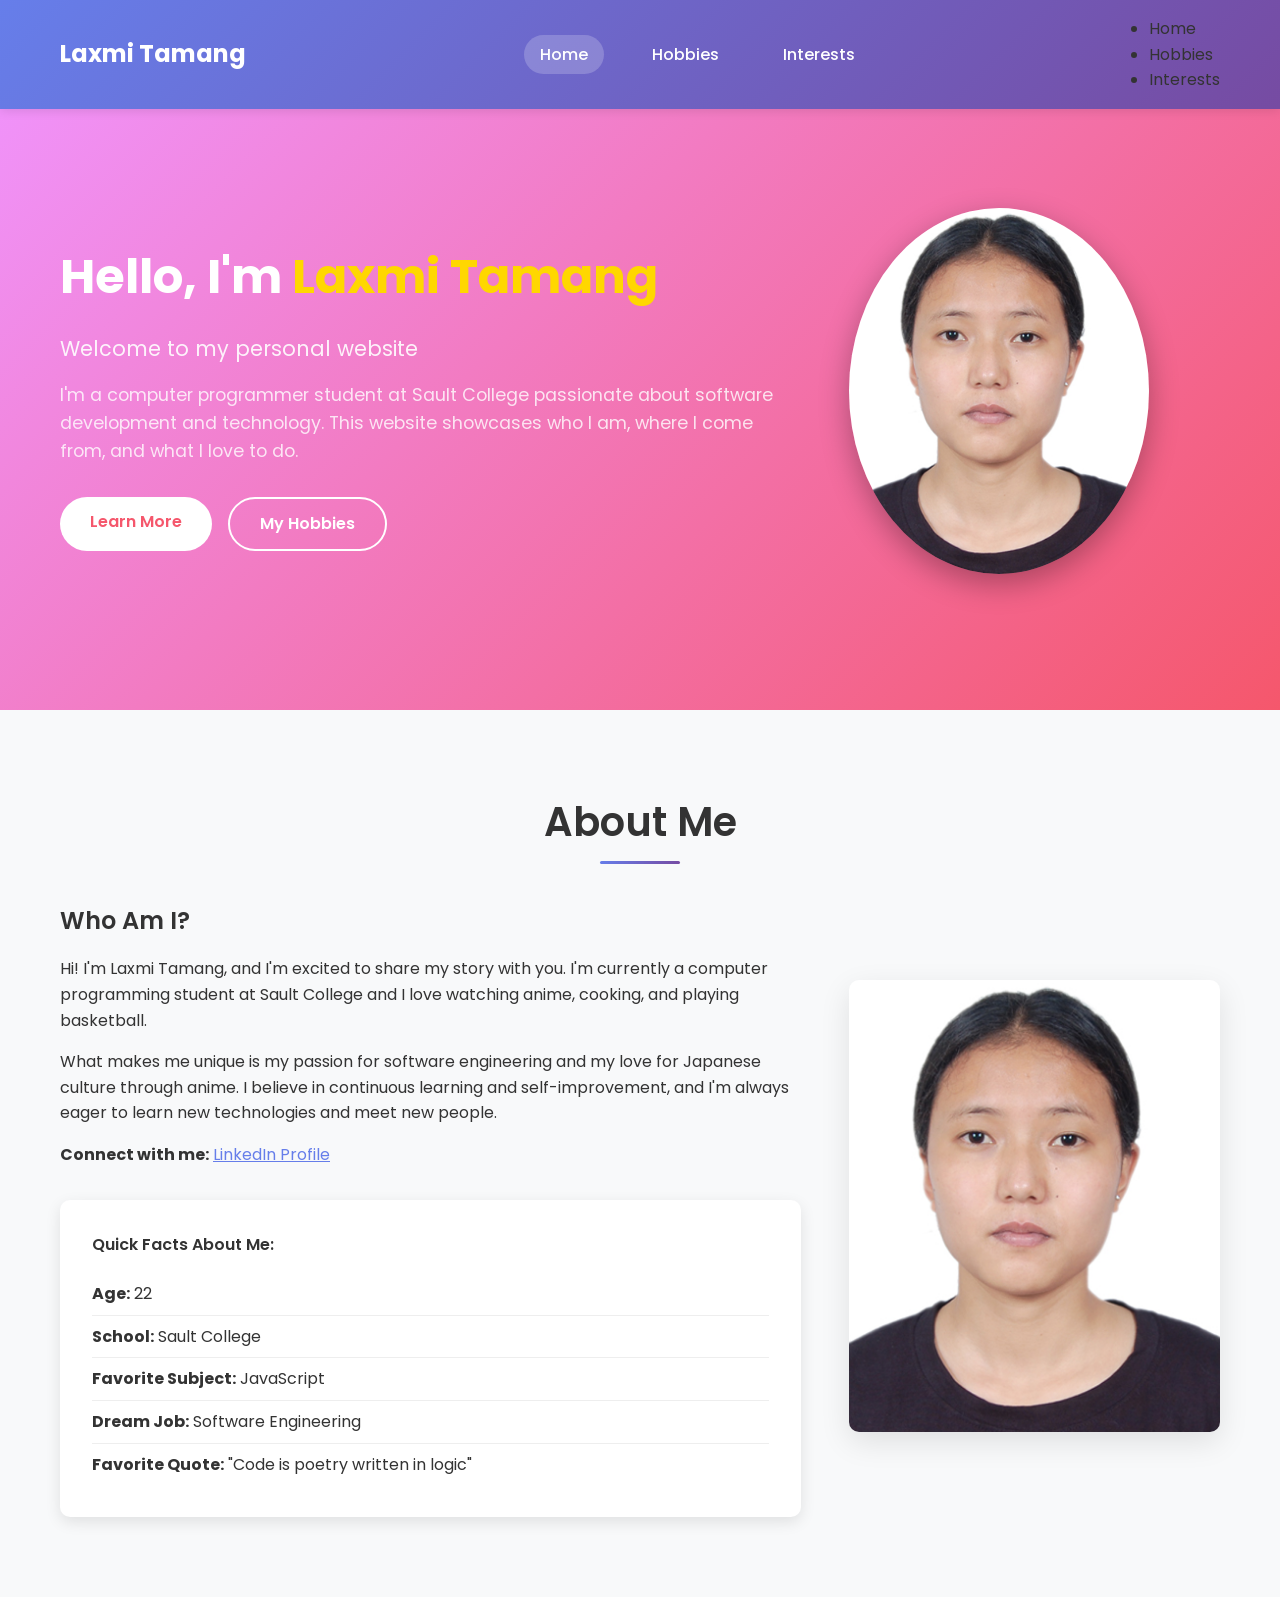
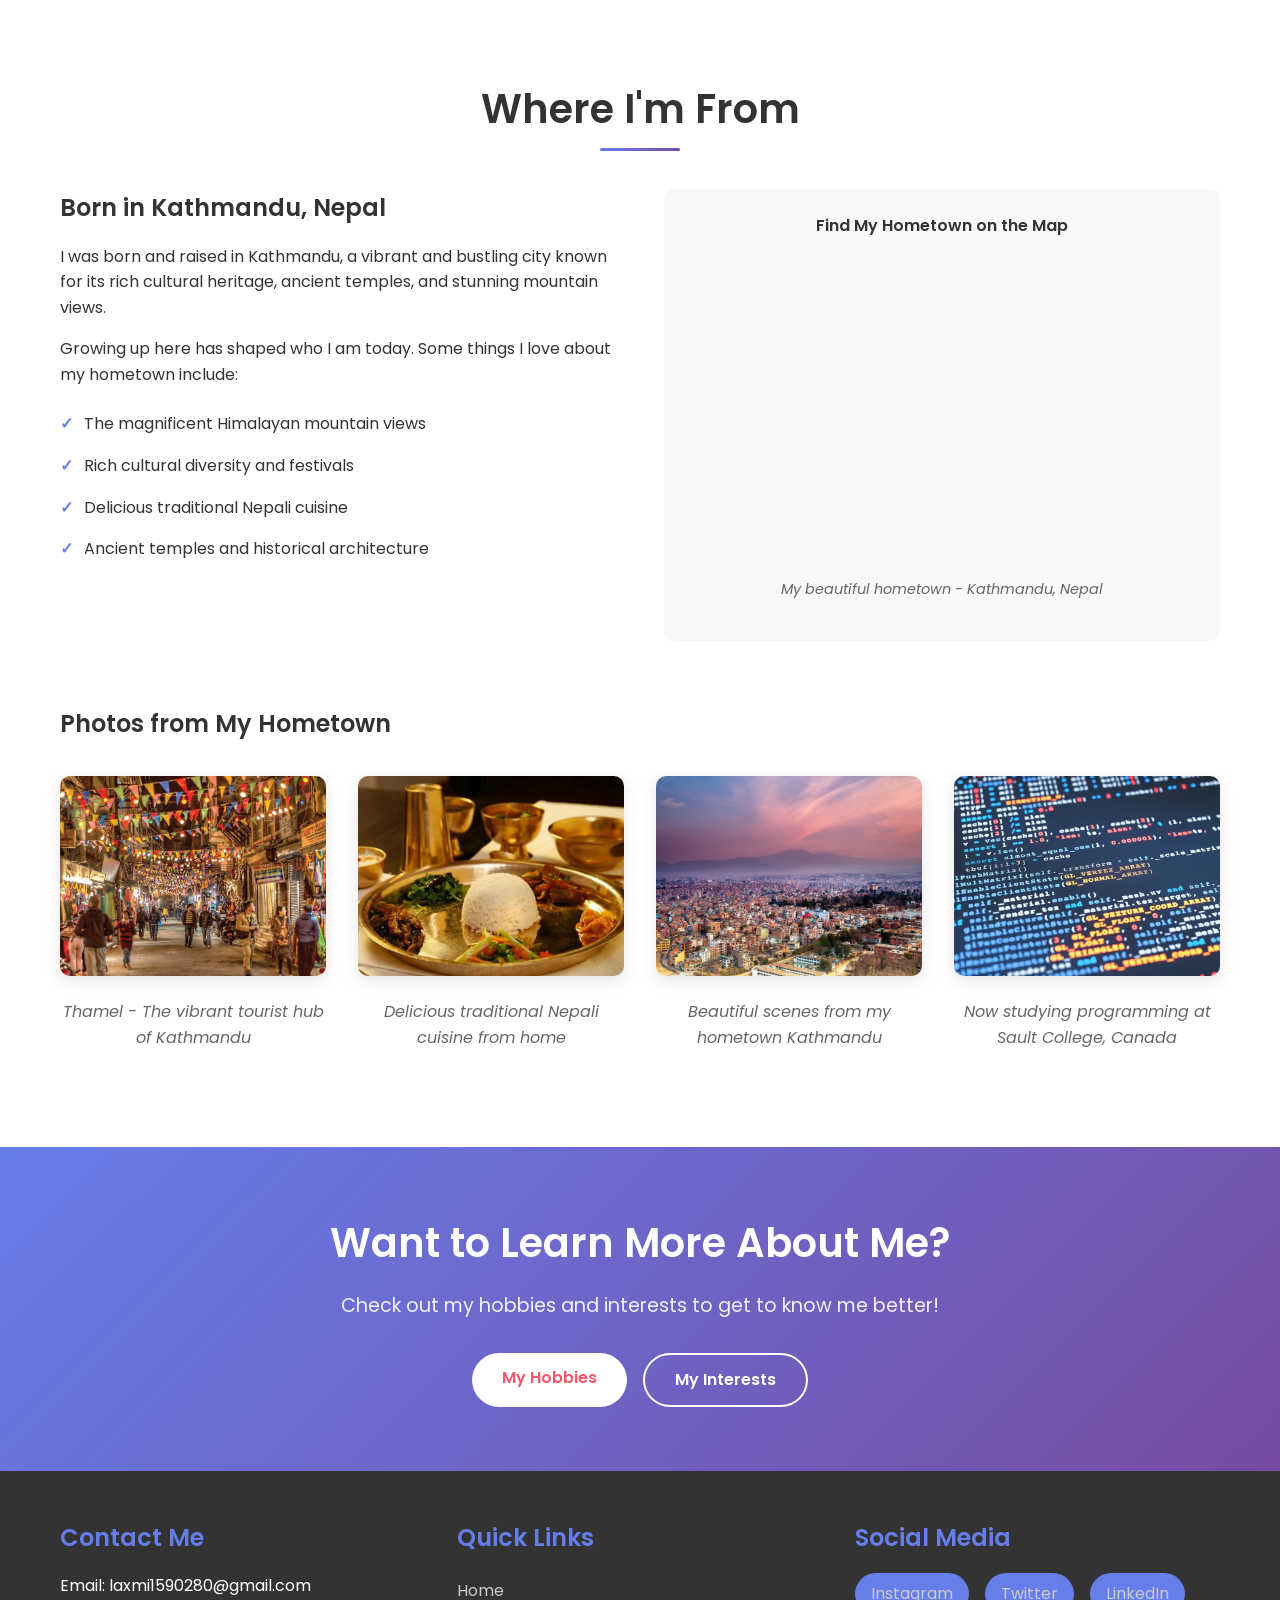
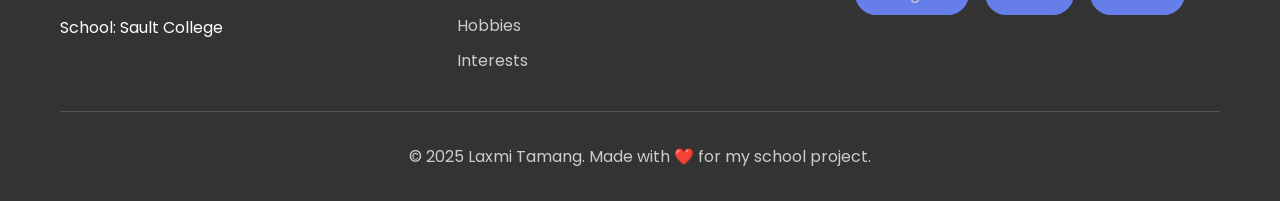
<file: index.html>
<!DOCTYPE html>
<html lang="en">
<head>
    <meta charset="UTF-8">
    <meta name="viewport" content="width=device-width, initial-scale=1.0">
    <title>About Me - Laxmi Tamang</title>
    <link rel="stylesheet" href="styles.css">
    <link href="https://fonts.googleapis.com/css2?family=Poppins:wght@300;400;600;700&display=swap" rel="stylesheet">
</head>
<body>
    <header>
        <nav>
            <div class="nav-container">
                <div class="logo">
                    <h1>Laxmi Tamang</h1>
                </div>
                <ul class="nav-menu">
                    <li><a href="index.html" class="active">Home</a></li>
                    <li><a href="hobbies.html">Hobbies</a></li>
                    <li><a href="interests.html">Interests</a></li>
                </ul>
                <div class="hamburger">
                    <span></span>
                    <span></span>
                    <span></span>
                </div>
            </div>
        </nav>
    </header>

    <main>
        <!-- Hero Section -->
        <section class="hero">
            <div class="container">
                <div class="hero-content">
                    <div class="hero-text">
                        <h1>Hello, I'm <span class="highlight">Laxmi Tamang</span></h1>
                        <p class="hero-subtitle">Welcome to my personal website</p>
                        <p class="hero-description">
                            I'm a computer programmer student at Sault College passionate about software development and technology. 
                            This website showcases who I am, where I come from, and what I love to do.
                        </p>
                        <div class="hero-buttons">
                            <a href="#about" class="btn btn-primary">Learn More</a>
                            <a href="hobbies.html" class="btn btn-secondary">My Hobbies</a>
                        </div>
                    </div>
                    <div class="hero-image">
                        <img src="images/profile.jpg.jpg" alt="Laxmi Tamang" class="profile-img">
                    </div>
                </div>
            </div>
        </section>

        <!-- About Section -->
        <section id="about" class="about">
            <div class="container">
                <h2 class="section-title">About Me</h2>
                <div class="about-content">
                    <div class="about-text">
                        <h3>Who Am I?</h3>
                        <p>
                            Hi! I'm Laxmi Tamang, and I'm excited to share my story with you. 
                            I'm currently a computer programming student at Sault College and I love watching anime, cooking, and playing basketball.
                        </p>
                        <p>
                            What makes me unique is my passion for software engineering and my love for 
                            Japanese culture through anime. I believe in continuous learning and self-improvement, and I'm 
                            always eager to learn new technologies and meet new people.
                        </p>
                        <p>
                            <strong>Connect with me:</strong> 
                            <a href="https://www.linkedin.com/in/laxmi-tamang-b36946311/" target="_blank" style="color: #667eea; text-decoration: underline;">LinkedIn Profile</a>
                        </p>
                        
                        <div class="quick-facts">
                            <h4>Quick Facts About Me:</h4>
                            <ul>
                                <li><strong>Age:</strong> 22</li>
                                <li><strong>School:</strong> Sault College</li>
                                <li><strong>Favorite Subject:</strong> JavaScript</li>
                                <li><strong>Dream Job:</strong> Software Engineering</li>
                                <li><strong>Favorite Quote:</strong> "Code is poetry written in logic"</li>
                            </ul>
                        </div>
                    </div>
                    <div class="about-image">
                        <img src="images/profile.jpg.jpg" alt="More about me" class="about-img">
                    </div>
                </div>
            </div>
        </section>

        <!-- Birthplace Section -->
        <section class="birthplace">
            <div class="container">
                <h2 class="section-title">Where I'm From</h2>
                <div class="birthplace-content">
                    <div class="birthplace-info">
                        <h3>Born in Kathmandu, Nepal</h3>
                        <p>
                            I was born and raised in Kathmandu, a vibrant and bustling city known for its rich cultural heritage, ancient temples, and stunning mountain views.
                        </p>
                        <p>
                            Growing up here has shaped who I am today. Some things I love about my hometown include:
                        </p>
                        <ul class="hometown-features">
                            <li>The magnificent Himalayan mountain views</li>
                            <li>Rich cultural diversity and festivals</li>
                            <li>Delicious traditional Nepali cuisine</li>
                            <li>Ancient temples and historical architecture</li>
                        </ul>
                    </div>
                    
                    <div class="map-container">
                        <h4>Find My Hometown on the Map</h4>
                        <!-- Google Map of Kathmandu, Nepal -->
                        <iframe 
                            src="https://www.google.com/maps/embed?pb=!1m18!1m12!1m3!1d113032.52135417428!2d85.31189450359932!3d27.70895794860771!2m3!1f0!2f0!3f0!3m2!1i1024!2i768!4f13.1!3m3!1m2!1s0x39eb198a307baabf%3A0xb5137c1bf18db1ea!2sKathmandu%2C%20Nepal!5e0!3m2!1sen!2sca!4v1697545200000!5m2!1sen!2sca"
                            width="100%" 
                            height="300" 
                            style="border:0;" 
                            allowfullscreen="" 
                            loading="lazy" 
                            referrerpolicy="no-referrer-when-downgrade">
                        </iframe>
                        <p class="map-note">
                            <em>My beautiful hometown - Kathmandu, Nepal</em>
                        </p>
                    </div>
                </div>

                <!-- Photo Gallery -->
                <div class="photo-gallery">
                    <h3>Photos from My Hometown</h3>
                    <div class="gallery-grid">
                        <div class="gallery-item">
                            <img src="images/thamel.jpg" alt="Thamel, Kathmandu">
                            <p>Thamel - The vibrant tourist hub of Kathmandu</p>
                        </div>
                        <div class="gallery-item">
                            <img src="images/food.jpg" alt="Traditional Nepali food">
                            <p>Delicious traditional Nepali cuisine from home</p>
                        </div>
                        <div class="gallery-item">
                            <img src="images/hometownjpg" alt="Beautiful Kathmandu">
                            <p>Beautiful scenes from my hometown Kathmandu</p>
                        </div>
                        <div class="gallery-item">
                            <img src="images/programming.jpg" alt="My studies in Canada">
                            <p>Now studying programming at Sault College, Canada</p>
                        </div>
                    </div>
                </div>
            </div>
        </section>

        <!-- Call to Action -->
        <section class="cta">
            <div class="container">
                <h2>Want to Learn More About Me?</h2>
                <p>Check out my hobbies and interests to get to know me better!</p>
                <div class="cta-buttons">
                    <a href="hobbies.html" class="btn btn-primary">My Hobbies</a>
                    <a href="interests.html" class="btn btn-secondary">My Interests</a>
                </div>
            </div>
        </section>
    </main>

    <footer>
        <div class="container">
            <div class="footer-content">
                <div class="footer-section">
                    <h3>Contact Me</h3>
                    <p>Email: laxmi1590280@gmail.com</p>
                    <p>School: Sault College</p>
                </div>
                <div class="footer-section">
                    <h3>Quick Links</h3>
                    <ul>
                        <li><a href="index.html">Home</a></li>
                        <li><a href="hobbies.html">Hobbies</a></li>
                        <li><a href="interests.html">Interests</a></li>
                    </ul>
                </div>
                <div class="footer-section">
                    <h3>Social Media</h3>
                    <div class="social-links">
                        <a href="#" class="social-link">Instagram</a>
                        <a href="#" class="social-link">Twitter</a>
                        <a href="#" class="social-link">LinkedIn</a>
                    </div>
                </div>
            </div>
            <div class="footer-bottom">
                <p>&copy; 2025 Laxmi Tamang. Made with ❤️ for my school project.</p>
            </div>
        </div>
    </footer>

    <script src="script.js"></script>
</body>
</html>
</file>
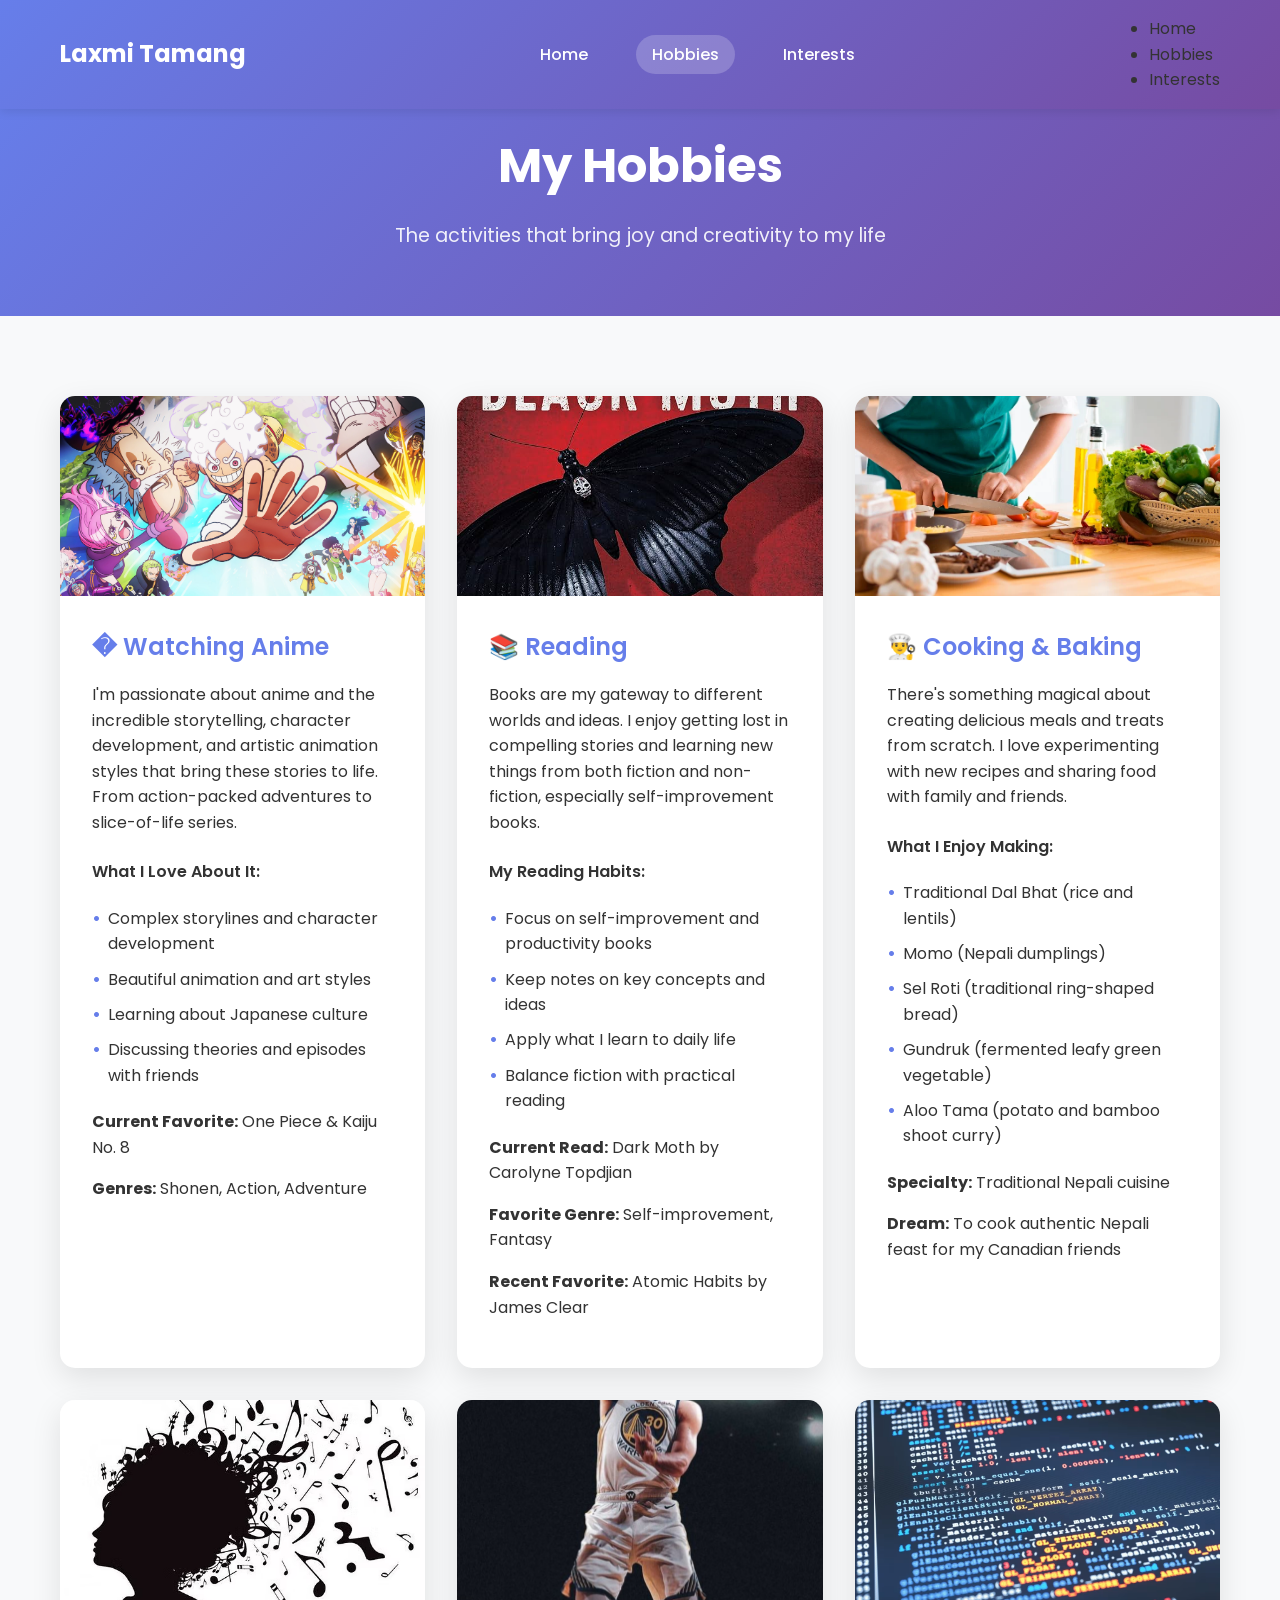
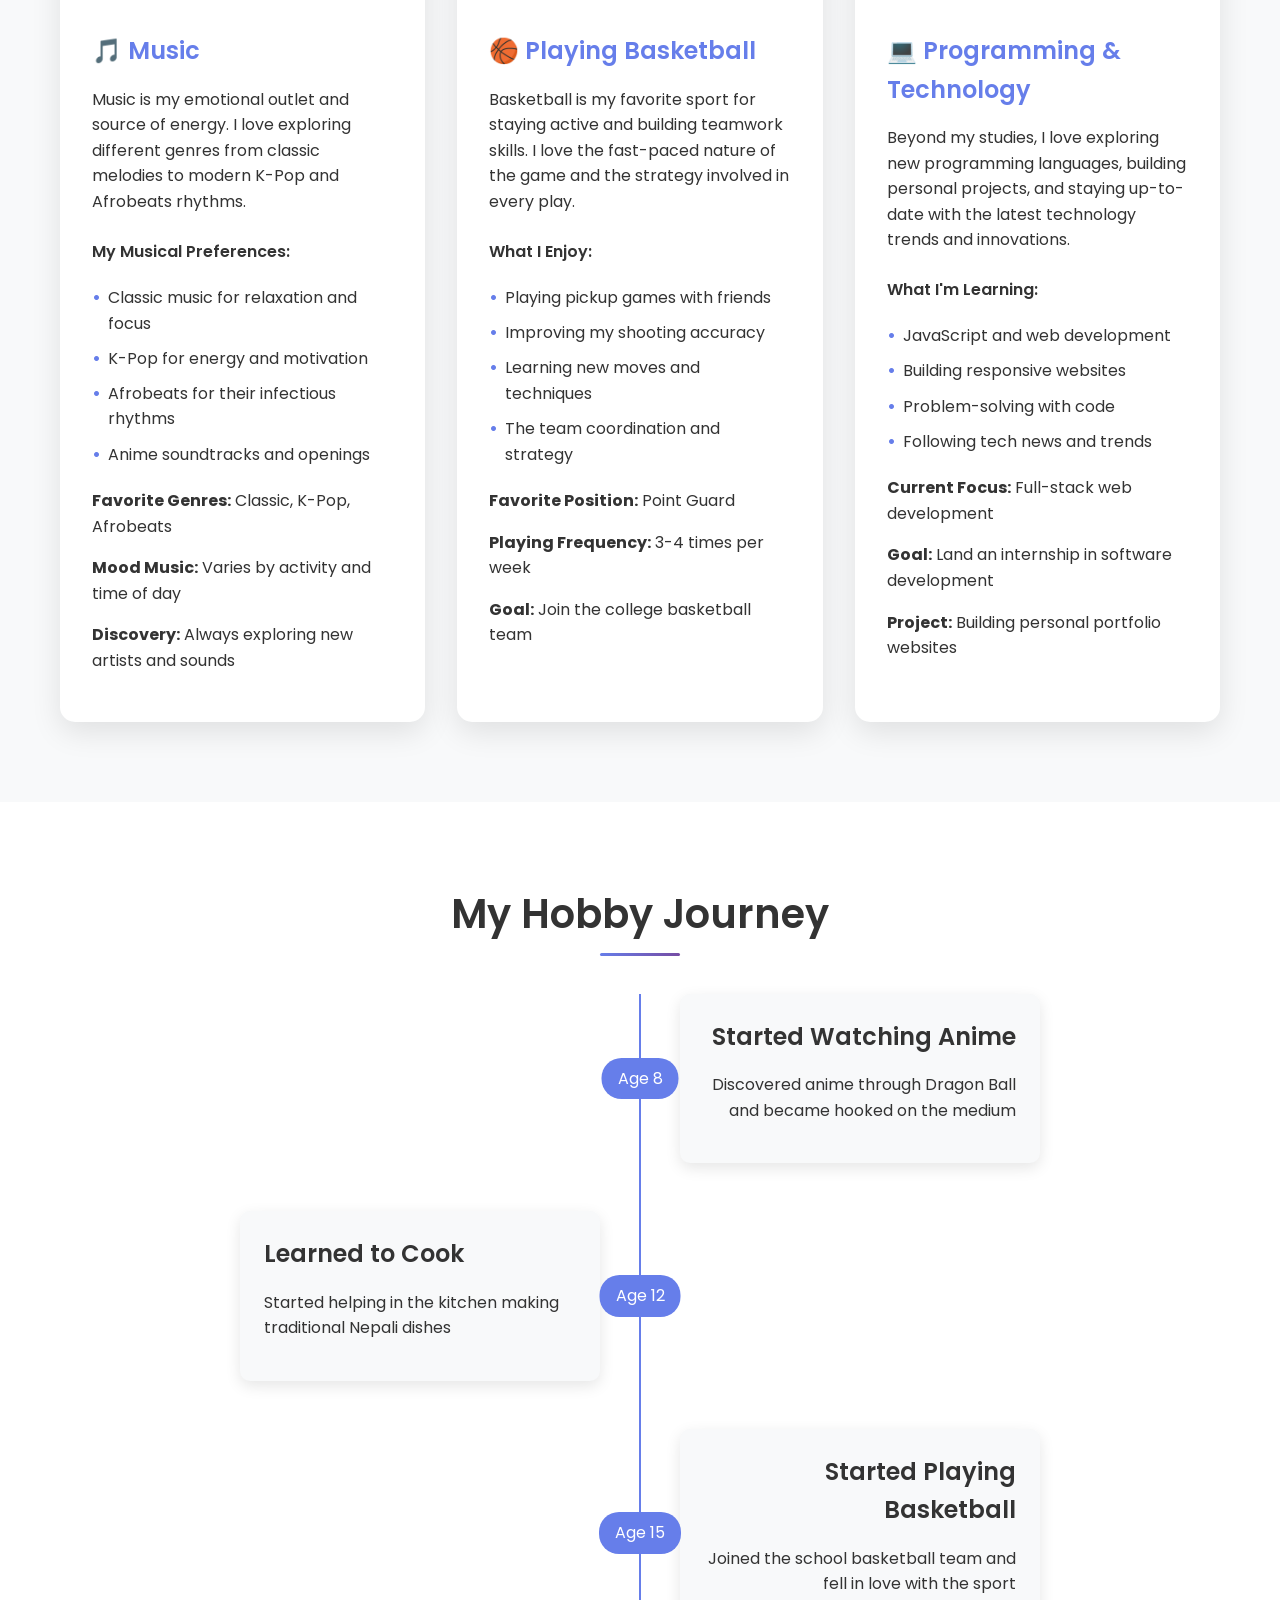
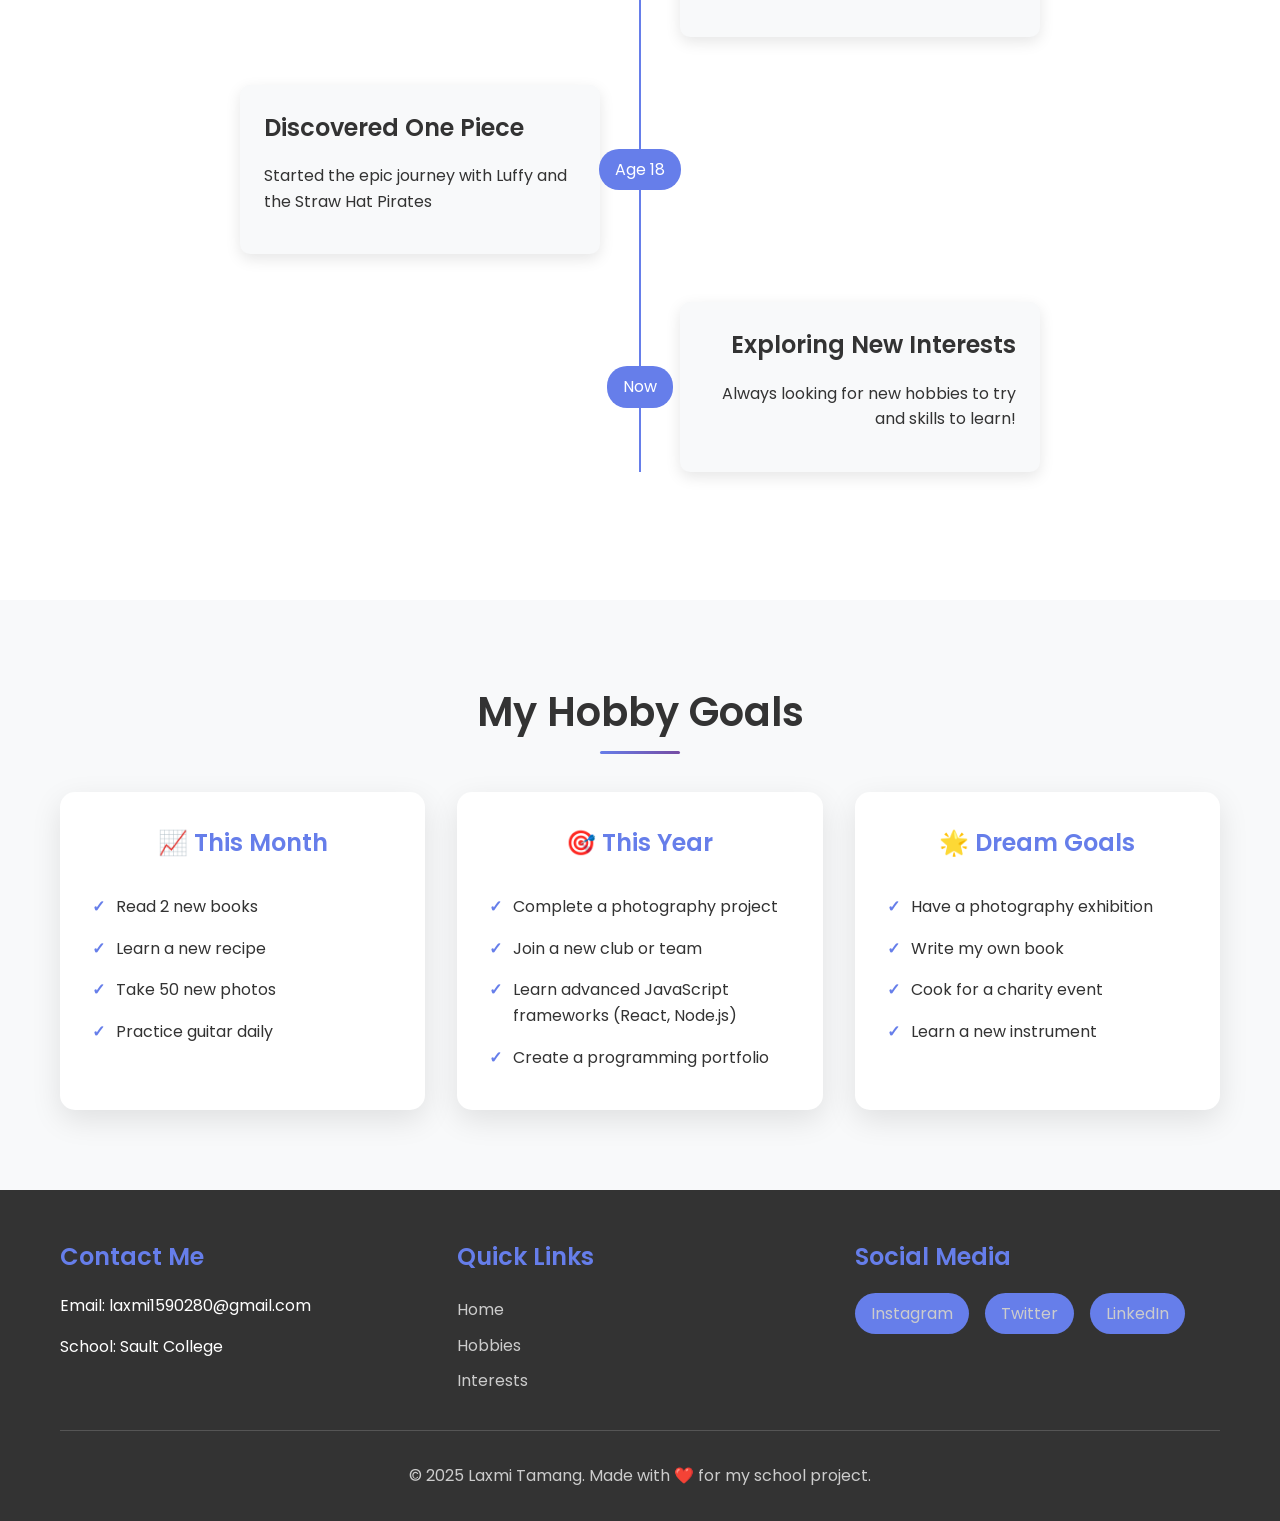
<file: hobbies.html>
<!DOCTYPE html>
<html lang="en">
<head>
    <meta charset="UTF-8">
    <meta name="viewport" content="width=device-width, initial-scale=1.0">
    <title>My Hobbies - Laxmi Tamang</title>
    <link rel="stylesheet" href="styles.css">
    <link href="https://fonts.googleapis.com/css2?family=Poppins:wght@300;400;600;700&display=swap" rel="stylesheet">
</head>
<body>
    <header>
        <nav>
            <div class="nav-container">
                <div class="logo">
                    <h1>Laxmi Tamang</h1>
                </div>
                <ul class="nav-menu">
                    <li><a href="index.html">Home</a></li>
                    <li><a href="hobbies.html" class="active">Hobbies</a></li>
                    <li><a href="interests.html">Interests</a></li>
                </ul>
                <div class="hamburger">
                    <span></span>
                    <span></span>
                    <span></span>
                </div>
            </div>
        </nav>
    </header>

    <main>
        <!-- Page Header -->
        <section class="page-header">
            <div class="container">
                <h1>My Hobbies</h1>
                <p>The activities that bring joy and creativity to my life</p>
            </div>
        </section>

        <!-- Hobbies Grid -->
        <section class="hobbies-section">
            <div class="container">
                <div class="hobbies-grid">
                    
                    <!-- Hobby 1: Watching Anime -->
                    <div class="hobby-card">
                        <div class="hobby-image">
                            <img src="images/anime.jpg.png" alt="Watching anime hobby">
                        </div>
                        <div class="hobby-content">
                            <h3>� Watching Anime</h3>
                            <p>
                                I'm passionate about anime and the incredible storytelling, 
                                character development, and artistic animation styles that bring 
                                these stories to life. From action-packed adventures to slice-of-life series.
                            </p>
                            <div class="hobby-details">
                                <h4>What I Love About It:</h4>
                                <ul>
                                    <li>Complex storylines and character development</li>
                                    <li>Beautiful animation and art styles</li>
                                    <li>Learning about Japanese culture</li>
                                    <li>Discussing theories and episodes with friends</li>
                                </ul>
                                <p><strong>Current Favorite:</strong> One Piece & Kaiju No. 8</p>
                                <p><strong>Genres:</strong> Shonen, Action, Adventure</p>
                            </div>
                        </div>
                    </div>

                    <!-- Hobby 2: Reading -->
                    <div class="hobby-card">
                        <div class="hobby-image">
                            <img src="images/books.jpg.png" alt="Reading books">
                        </div>
                        <div class="hobby-content">
                            <h3>📚 Reading</h3>
                            <p>
                                Books are my gateway to different worlds and ideas. I enjoy 
                                getting lost in compelling stories and learning new things 
                                from both fiction and non-fiction, especially self-improvement books.
                            </p>
                            <div class="hobby-details">
                                <h4>My Reading Habits:</h4>
                                <ul>
                                    <li>Focus on self-improvement and productivity books</li>
                                    <li>Keep notes on key concepts and ideas</li>
                                    <li>Apply what I learn to daily life</li>
                                    <li>Balance fiction with practical reading</li>
                                </ul>
                                <p><strong>Current Read:</strong> Dark Moth by Carolyne Topdjian</p>
                                <p><strong>Favorite Genre:</strong> Self-improvement, Fantasy</p>
                                <p><strong>Recent Favorite:</strong> Atomic Habits by James Clear</p>
                            </div>
                        </div>
                    </div>

                    <!-- Hobby 3: Cooking/Baking -->
                    <div class="hobby-card">
                        <div class="hobby-image">
                            <img src="images/cooking.jpg.jpg" alt="Cooking and baking">
                        </div>
                        <div class="hobby-content">
                            <h3>👨‍🍳 Cooking & Baking</h3>
                            <p>
                                There's something magical about creating delicious meals and 
                                treats from scratch. I love experimenting with new recipes 
                                and sharing food with family and friends.
                            </p>
                            <div class="hobby-details">
                                <h4>What I Enjoy Making:</h4>
                                <ul>
                                    <li>Traditional Dal Bhat (rice and lentils)</li>
                                    <li>Momo (Nepali dumplings)</li>
                                    <li>Sel Roti (traditional ring-shaped bread)</li>
                                    <li>Gundruk (fermented leafy green vegetable)</li>
                                    <li>Aloo Tama (potato and bamboo shoot curry)</li>
                                </ul>
                                <p><strong>Specialty:</strong> Traditional Nepali cuisine</p>
                                <p><strong>Dream:</strong> To cook authentic Nepali feast for my Canadian friends</p>
                            </div>
                        </div>
                    </div>

                    <!-- Hobby 4: Music -->
                    <div class="hobby-card">
                        <div class="hobby-image">
                            <img src="images/music.jpg" alt="Listening to music">
                        </div>
                        <div class="hobby-content">
                            <h3>🎵 Music</h3>
                            <p>
                                Music is my emotional outlet and source of energy. I love 
                                exploring different genres from classic melodies to modern 
                                K-Pop and Afrobeats rhythms.
                            </p>
                            <div class="hobby-details">
                                <h4>My Musical Preferences:</h4>
                                <ul>
                                    <li>Classic music for relaxation and focus</li>
                                    <li>K-Pop for energy and motivation</li>
                                    <li>Afrobeats for their infectious rhythms</li>
                                    <li>Anime soundtracks and openings</li>
                                </ul>
                                <p><strong>Favorite Genres:</strong> Classic, K-Pop, Afrobeats</p>
                                <p><strong>Mood Music:</strong> Varies by activity and time of day</p>
                                <p><strong>Discovery:</strong> Always exploring new artists and sounds</p>
                            </div>
                        </div>
                    </div>

                    <!-- Hobby 5: Playing Basketball -->
                    <div class="hobby-card">
                        <div class="hobby-image">
                            <img src="images/basketball.jpg.png" alt="Playing basketball">
                        </div>
                        <div class="hobby-content">
                            <h3>🏀 Playing Basketball</h3>
                            <p>
                                Basketball is my favorite sport for staying active and building 
                                teamwork skills. I love the fast-paced nature of the game 
                                and the strategy involved in every play.
                            </p>
                            <div class="hobby-details">
                                <h4>What I Enjoy:</h4>
                                <ul>
                                    <li>Playing pickup games with friends</li>
                                    <li>Improving my shooting accuracy</li>
                                    <li>Learning new moves and techniques</li>
                                    <li>The team coordination and strategy</li>
                                </ul>
                                <p><strong>Favorite Position:</strong> Point Guard</p>
                                <p><strong>Playing Frequency:</strong> 3-4 times per week</p>
                                <p><strong>Goal:</strong> Join the college basketball team</p>
                            </div>
                        </div>
                    </div>

                    <!-- Hobby 6: Programming & Technology -->
                    <div class="hobby-card">
                        <div class="hobby-image">
                            <img src="images/programming.jpg" alt="Programming and coding">
                        </div>
                        <div class="hobby-content">
                            <h3>💻 Programming & Technology</h3>
                            <p>
                                Beyond my studies, I love exploring new programming languages, 
                                building personal projects, and staying up-to-date with the 
                                latest technology trends and innovations.
                            </p>
                            <div class="hobby-details">
                                <h4>What I'm Learning:</h4>
                                <ul>
                                    <li>JavaScript and web development</li>
                                    <li>Building responsive websites</li>
                                    <li>Problem-solving with code</li>
                                    <li>Following tech news and trends</li>
                                </ul>
                                <p><strong>Current Focus:</strong> Full-stack web development</p>
                                <p><strong>Goal:</strong> Land an internship in software development</p>
                                <p><strong>Project:</strong> Building personal portfolio websites</p>
                            </div>
                        </div>
                    </div>

                </div>
            </div>
        </section>

        <!-- Hobby Timeline -->
        <section class="hobby-timeline">
            <div class="container">
                <h2 class="section-title">My Hobby Journey</h2>
                <div class="timeline">
                    <div class="timeline-item">
                        <div class="timeline-date">Age 8</div>
                        <div class="timeline-content">
                            <h3>Started Watching Anime</h3>
                            <p>Discovered anime through Dragon Ball and became hooked on the medium</p>
                        </div>
                    </div>
                    <div class="timeline-item">
                        <div class="timeline-date">Age 12</div>
                        <div class="timeline-content">
                            <h3>Learned to Cook</h3>
                            <p>Started helping in the kitchen making traditional Nepali dishes</p>
                        </div>
                    </div>
                    <div class="timeline-item">
                        <div class="timeline-date">Age 15</div>
                        <div class="timeline-content">
                            <h3>Started Playing Basketball</h3>
                            <p>Joined the school basketball team and fell in love with the sport</p>
                        </div>
                    </div>
                    <div class="timeline-item">
                        <div class="timeline-date">Age 18</div>
                        <div class="timeline-content">
                            <h3>Discovered One Piece</h3>
                            <p>Started the epic journey with Luffy and the Straw Hat Pirates</p>
                        </div>
                    </div>
                    <div class="timeline-item">
                        <div class="timeline-date">Now</div>
                        <div class="timeline-content">
                            <h3>Exploring New Interests</h3>
                            <p>Always looking for new hobbies to try and skills to learn!</p>
                        </div>
                    </div>
                </div>
            </div>
        </section>

        <!-- Goals Section -->
        <section class="hobby-goals">
            <div class="container">
                <h2 class="section-title">My Hobby Goals</h2>
                <div class="goals-grid">
                    <div class="goal-card">
                        <h3>📈 This Month</h3>
                        <ul>
                            <li>Read 2 new books</li>
                            <li>Learn a new recipe</li>
                            <li>Take 50 new photos</li>
                            <li>Practice guitar daily</li>
                        </ul>
                    </div>
                    <div class="goal-card">
                        <h3>🎯 This Year</h3>
                        <ul>
                            <li>Complete a photography project</li>
                            <li>Join a new club or team</li>
                            <li>Learn advanced JavaScript frameworks (React, Node.js)</li>
                            <li>Create a programming portfolio</li>
                        </ul>
                    </div>
                    <div class="goal-card">
                        <h3>🌟 Dream Goals</h3>
                        <ul>
                            <li>Have a photography exhibition</li>
                            <li>Write my own book</li>
                            <li>Cook for a charity event</li>
                            <li>Learn a new instrument</li>
                        </ul>
                    </div>
                </div>
            </div>
        </section>
    </main>

    <footer>
        <div class="container">
            <div class="footer-content">
                <div class="footer-section">
                    <h3>Contact Me</h3>
                    <p>Email: laxmi1590280@gmail.com</p>
                    <p>School: Sault College</p>
                </div>
                <div class="footer-section">
                    <h3>Quick Links</h3>
                    <ul>
                        <li><a href="index.html">Home</a></li>
                        <li><a href="hobbies.html">Hobbies</a></li>
                        <li><a href="interests.html">Interests</a></li>
                    </ul>
                </div>
                <div class="footer-section">
                    <h3>Social Media</h3>
                    <div class="social-links">
                        <a href="#" class="social-link">Instagram</a>
                        <a href="#" class="social-link">Twitter</a>
                        <a href="#" class="social-link">LinkedIn</a>
                    </div>
                </div>
            </div>
            <div class="footer-bottom">
                <p>&copy; 2025 Laxmi Tamang. Made with ❤️ for my school project.</p>
            </div>
        </div>
    </footer>

    <script src="script.js"></script>
</body>
</html>
</file>
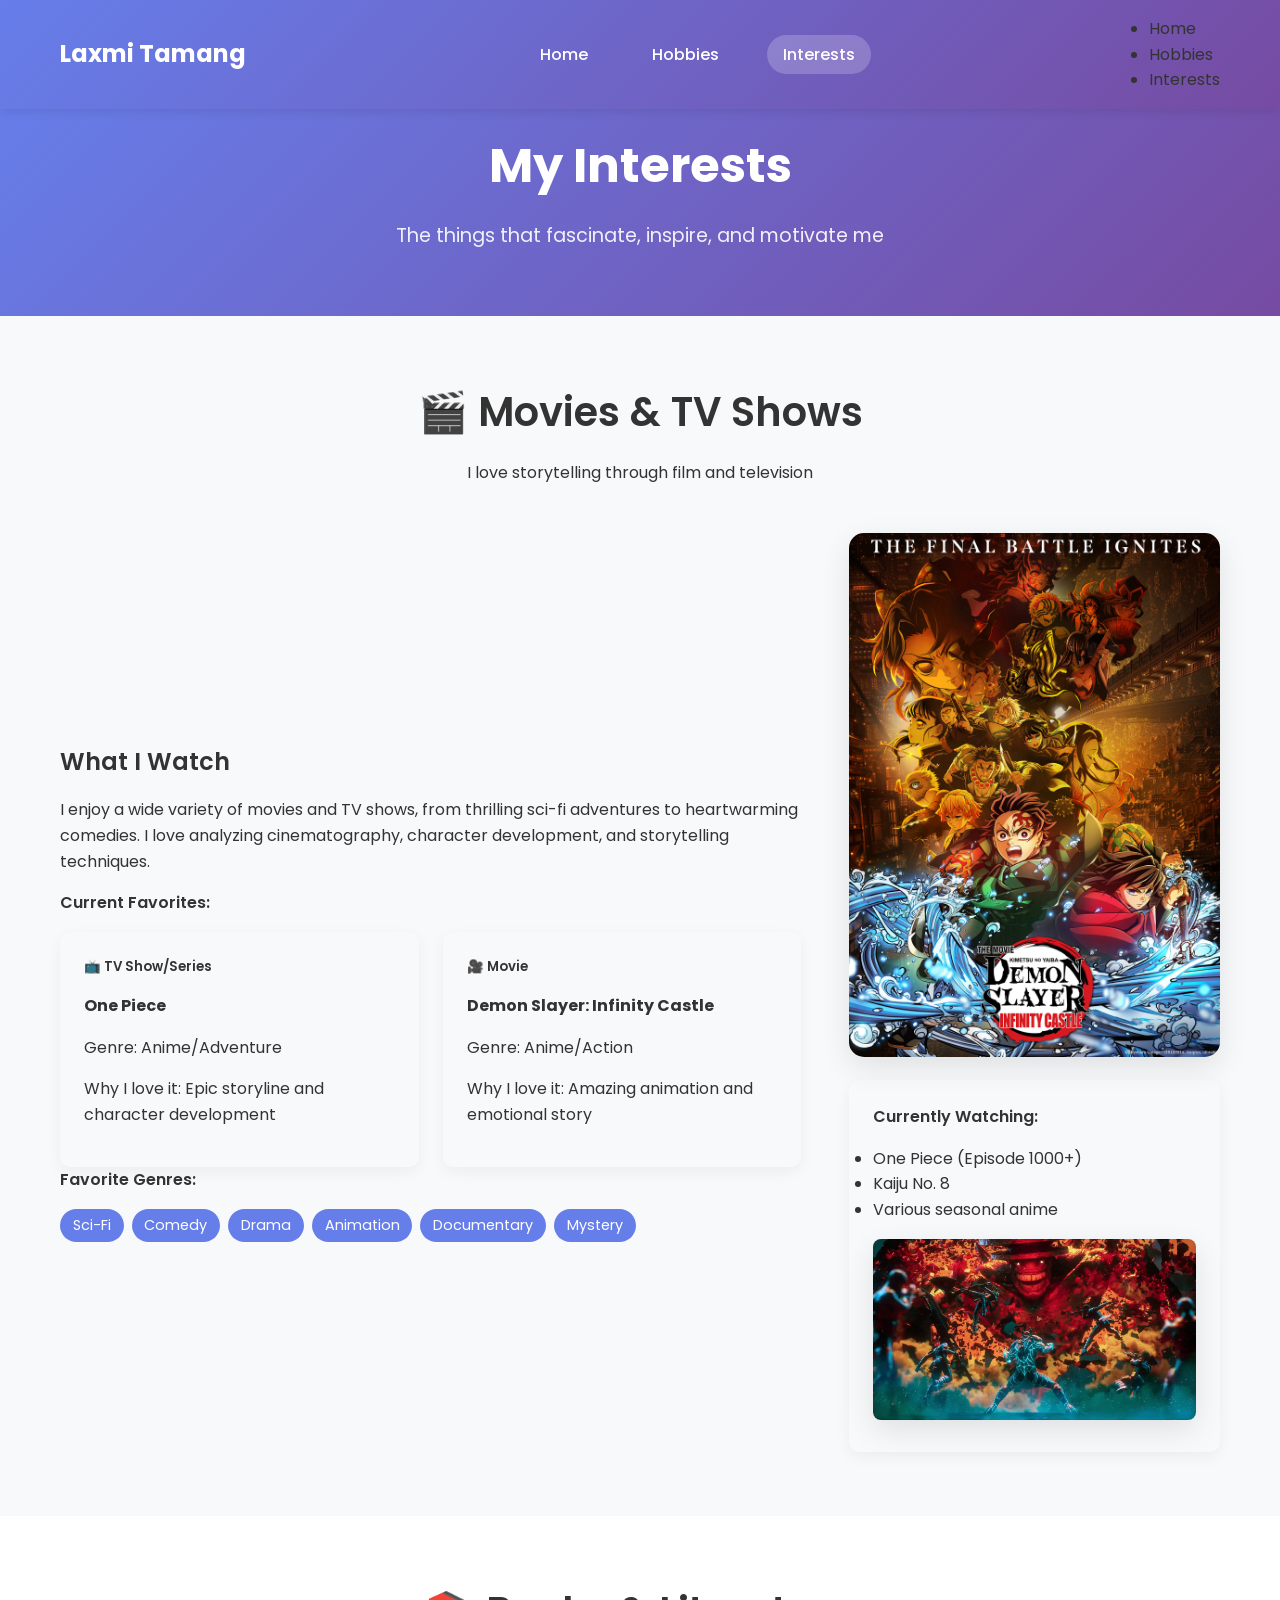
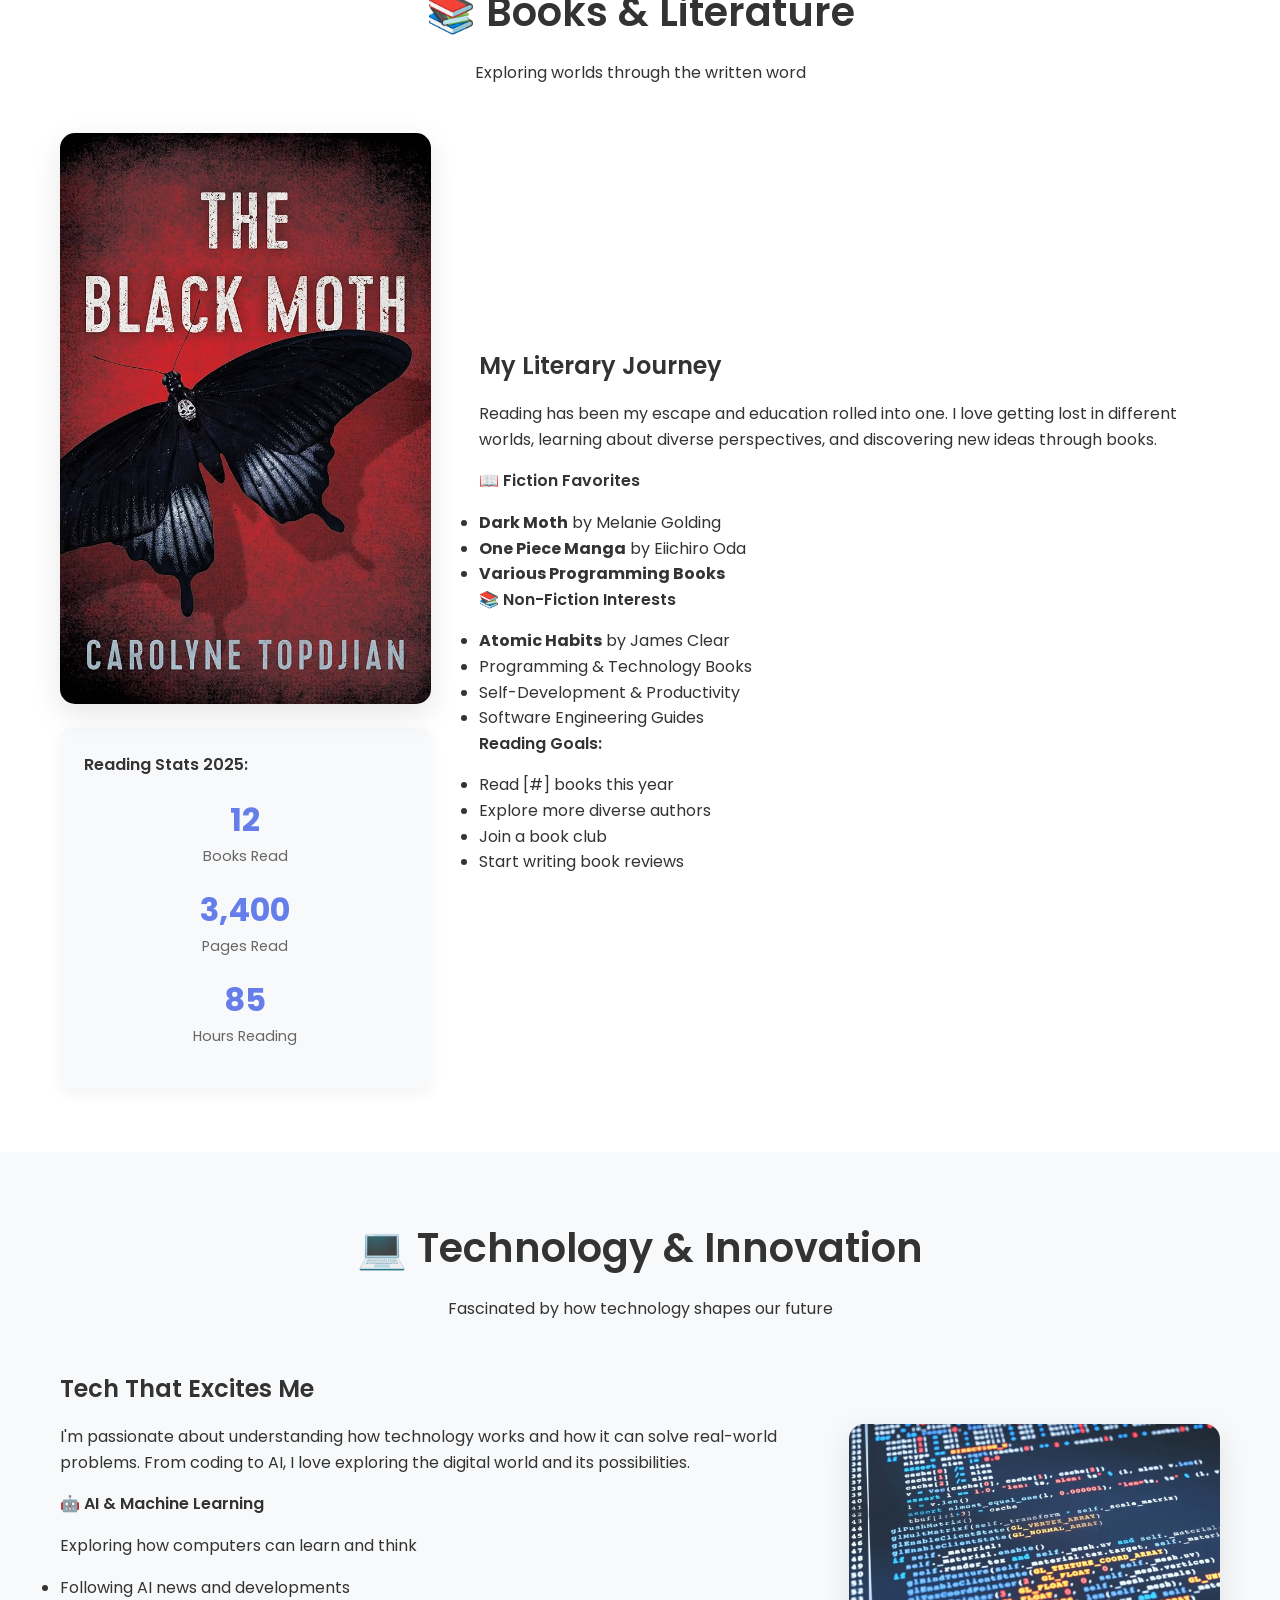
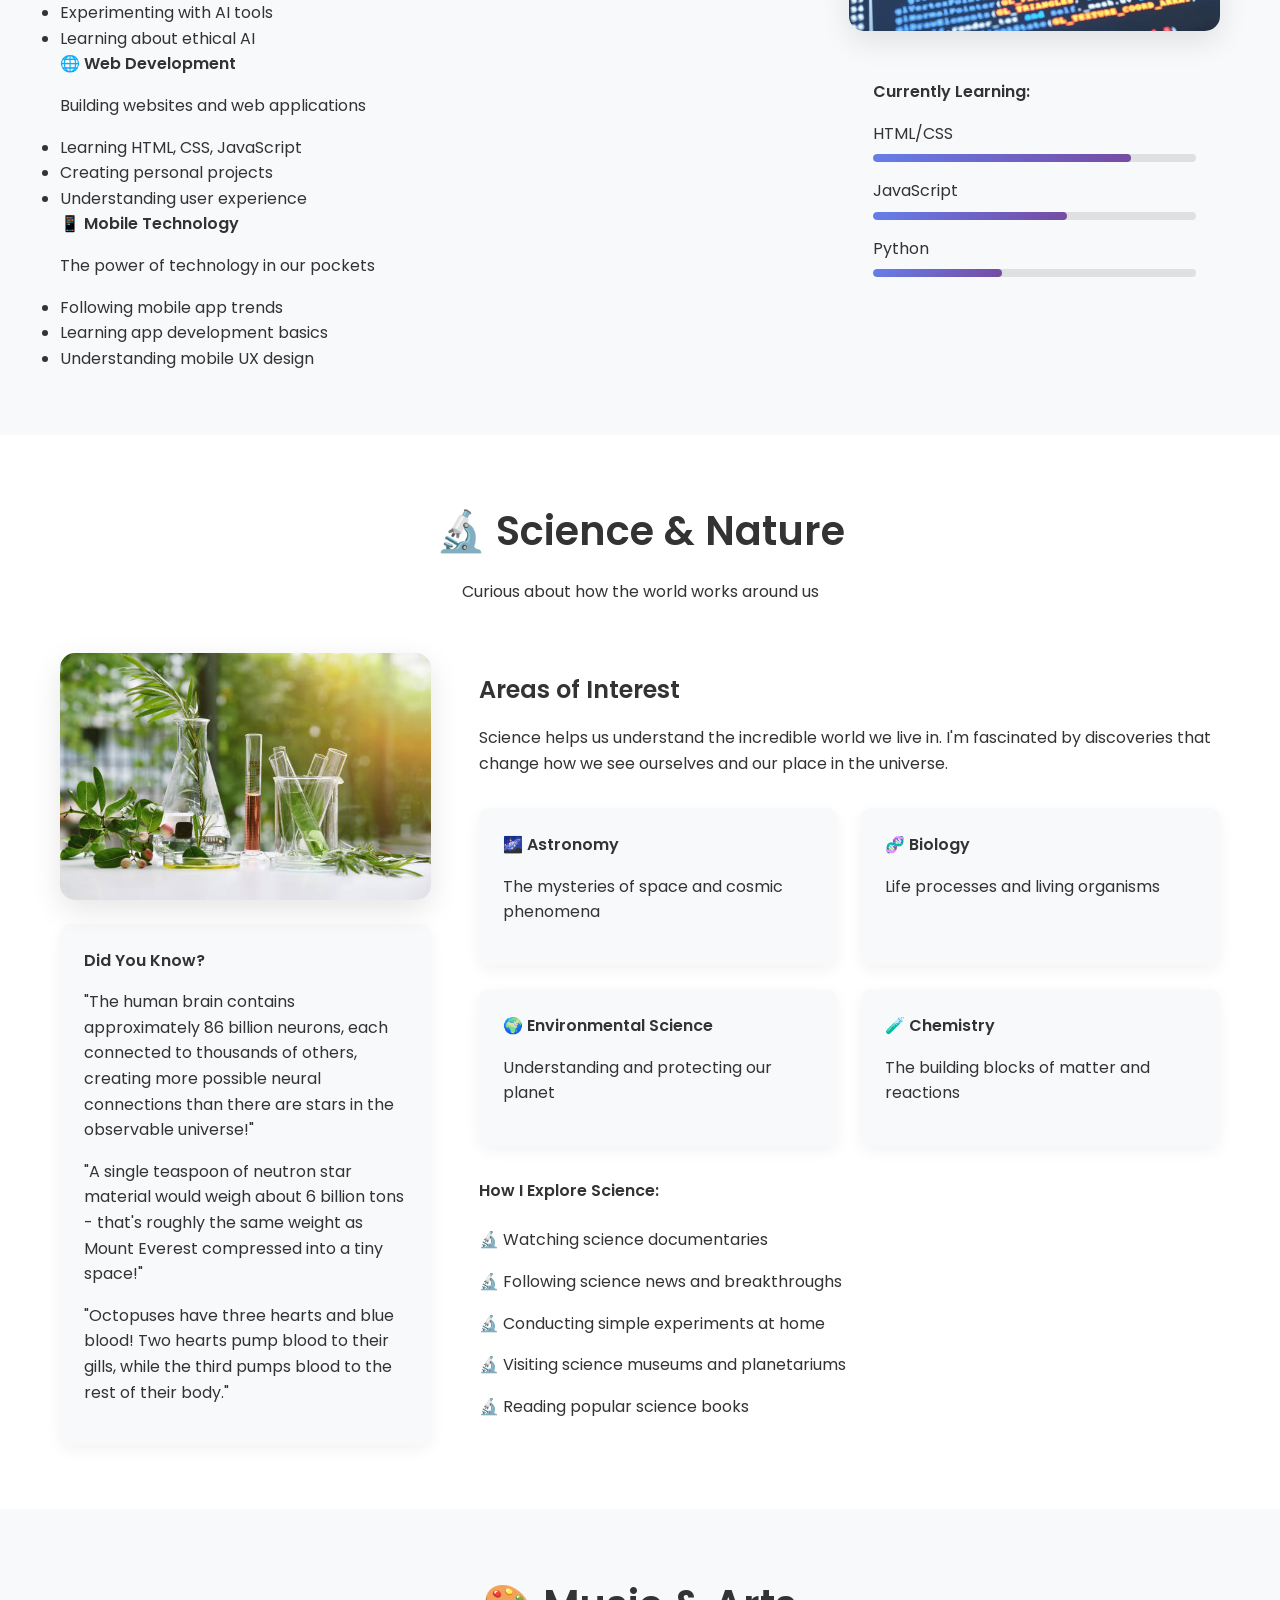
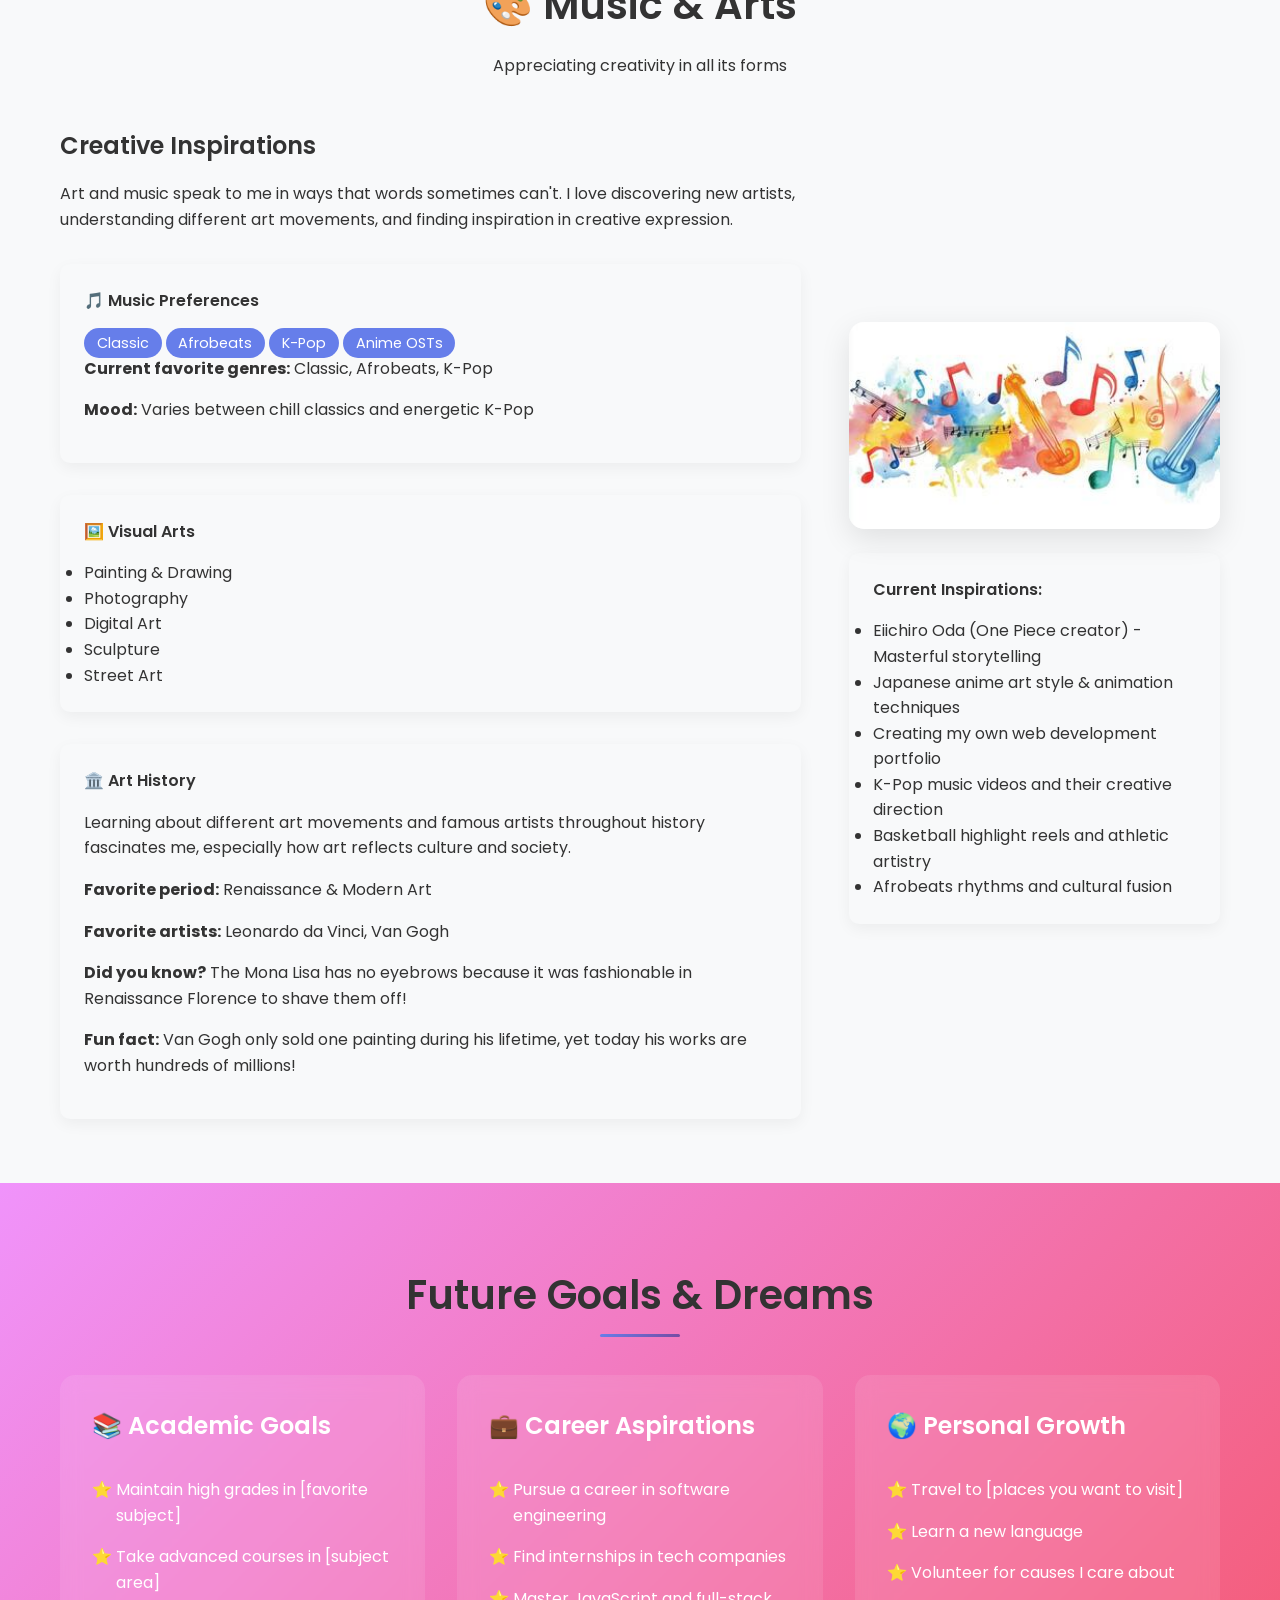
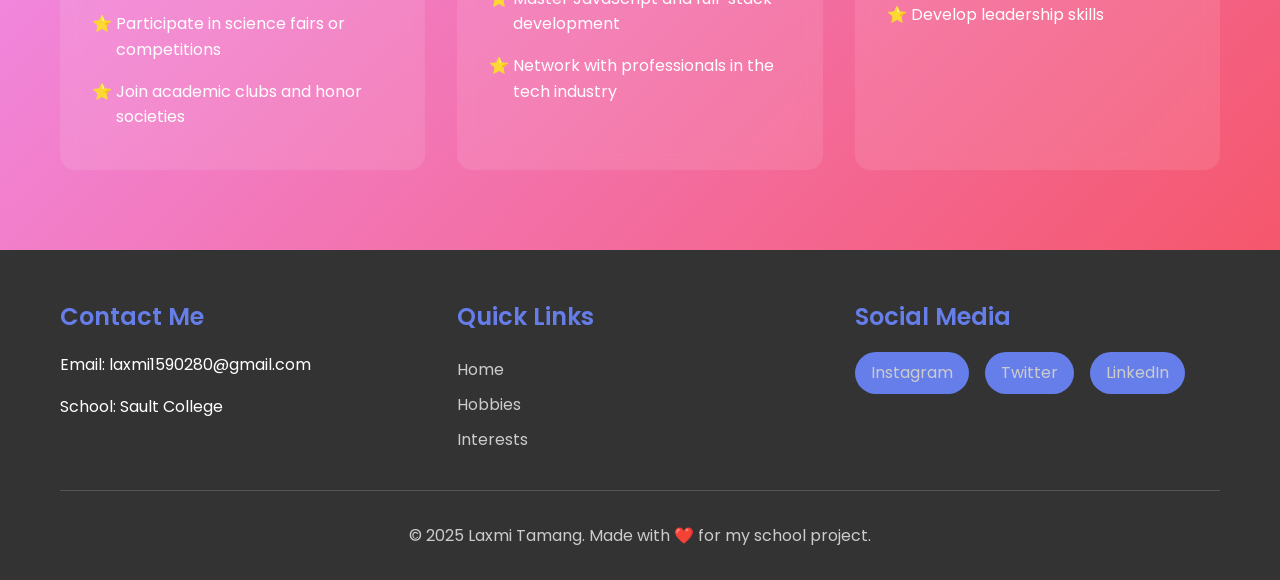
<file: interests.html>
<!DOCTYPE html>
<html lang="en">
<head>
    <meta charset="UTF-8">
    <meta name="viewport" content="width=device-width, initial-scale=1.0">
    <title>My Interests - Laxmi Tamang</title>
    <link rel="stylesheet" href="styles.css">
    <link href="https://fonts.googleapis.com/css2?family=Poppins:wght@300;400;600;700&display=swap" rel="stylesheet">
</head>
<body>
    <header>
        <nav>
            <div class="nav-container">
                <div class="logo">
                    <h1>Laxmi Tamang</h1>
                </div>
                <ul class="nav-menu">
                    <li><a href="index.html">Home</a></li>
                    <li><a href="hobbies.html">Hobbies</a></li>
                    <li><a href="interests.html" class="active">Interests</a></li>
                </ul>
                <div class="hamburger">
                    <span></span>
                    <span></span>
                    <span></span>
                </div>
            </div>
        </nav>
    </header>

    <main>
        <!-- Page Header -->
        <section class="page-header">
            <div class="container">
                <h1>My Interests</h1>
                <p>The things that fascinate, inspire, and motivate me</p>
            </div>
        </section>

        <!-- Movies & TV Shows -->
        <section class="interest-section movies">
            <div class="container">
                <div class="interest-header">
                    <h2>🎬 Movies & TV Shows</h2>
                    <p>I love storytelling through film and television</p>
                </div>
                
                <div class="interest-content">
                    <div class="content-grid">
                        <div class="content-text">
                            <h3>What I Watch</h3>
                            <p>
                                I enjoy a wide variety of movies and TV shows, from thrilling sci-fi 
                                adventures to heartwarming comedies. I love analyzing cinematography, 
                                character development, and storytelling techniques.
                            </p>
                            
                            <div class="favorites">
                                <h4>Current Favorites:</h4>
                                <div class="favorites-grid">
                                    <div class="favorite-item">
                                        <h5>📺 TV Show/Series</h5>
                                        <p><strong>One Piece</strong></p>
                                        <p>Genre: Anime/Adventure</p>
                                        <p>Why I love it: Epic storyline and character development</p>
                                    </div>
                                    <div class="favorite-item">
                                        <h5>🎥 Movie</h5>
                                        <p><strong>Demon Slayer: Infinity Castle</strong></p>
                                        <p>Genre: Anime/Action</p>
                                        <p>Why I love it: Amazing animation and emotional story</p>
                                    </div>
                                </div>
                            </div>

                            <div class="genres">
                                <h4>Favorite Genres:</h4>
                                <div class="genre-tags">
                                    <span class="tag">Sci-Fi</span>
                                    <span class="tag">Comedy</span>
                                    <span class="tag">Drama</span>
                                    <span class="tag">Animation</span>
                                    <span class="tag">Documentary</span>
                                    <span class="tag">Mystery</span>
                                </div>
                            </div>
                        </div>
                        
                        <div class="content-image">
                            <img src="images/movie.jpg" alt="Movies and TV shows">
                            <div class="watchlist">
                                <h4>Currently Watching:</h4>
                                <ul>
                                    <li>One Piece (Episode 1000+)</li>
                                    <li>Kaiju No. 8</li>
                                    <li>Various seasonal anime</li>
                                </ul>
                                <div class="extra-image" style="margin-top: 1rem;">
                                    <img src="images/kaiju.jpg" alt="Kaiju No. 8" style="width: 100%; border-radius: 8px;">
                                </div>
                            </div>
                        </div>
                    </div>
                </div>
            </div>
        </section>

        <!-- Books & Literature -->
        <section class="interest-section books">
            <div class="container">
                <div class="interest-header">
                    <h2>📚 Books & Literature</h2>
                    <p>Exploring worlds through the written word</p>
                </div>
                
                <div class="interest-content">
                    <div class="content-grid reverse">
                        <div class="content-image">
                            <img src="images/books.jpg.png" alt="Books and literature">
                            <div class="reading-stats">
                                <h4>Reading Stats 2025:</h4>
                                <div class="stat-item">
                                    <span class="stat-number">12</span>
                                    <span class="stat-label">Books Read</span>
                                </div>
                                <div class="stat-item">
                                    <span class="stat-number">3,400</span>
                                    <span class="stat-label">Pages Read</span>
                                </div>
                                <div class="stat-item">
                                    <span class="stat-number">85</span>
                                    <span class="stat-label">Hours Reading</span>
                                </div>
                            </div>
                        </div>
                        
                        <div class="content-text">
                            <h3>My Literary Journey</h3>
                            <p>
                                Reading has been my escape and education rolled into one. I love 
                                getting lost in different worlds, learning about diverse perspectives, 
                                and discovering new ideas through books.
                            </p>
                            
                            <div class="book-categories">
                                <div class="category">
                                    <h4>📖 Fiction Favorites</h4>
                                    <ul>
                                        <li><strong>Dark Moth</strong> by Melanie Golding</li>
                                        <li><strong>One Piece Manga</strong> by Eiichiro Oda</li>
                                        <li><strong>Various Programming Books</strong></li>
                                    </ul>
                                </div>
                                
                                <div class="category">
                                    <h4>📚 Non-Fiction Interests</h4>
                                    <ul>
                                        <li><strong>Atomic Habits</strong> by James Clear</li>
                                        <li>Programming & Technology Books</li>
                                        <li>Self-Development & Productivity</li>
                                        <li>Software Engineering Guides</li>
                                    </ul>
                                </div>
                            </div>

                            <div class="reading-goals">
                                <h4>Reading Goals:</h4>
                                <ul>
                                    <li>Read [#] books this year</li>
                                    <li>Explore more diverse authors</li>
                                    <li>Join a book club</li>
                                    <li>Start writing book reviews</li>
                                </ul>
                            </div>
                        </div>
                    </div>
                </div>
            </div>
        </section>

        <!-- Technology & Innovation -->
        <section class="interest-section technology">
            <div class="container">
                <div class="interest-header">
                    <h2>💻 Technology & Innovation</h2>
                    <p>Fascinated by how technology shapes our future</p>
                </div>
                
                <div class="interest-content">
                    <div class="content-grid">
                        <div class="content-text">
                            <h3>Tech That Excites Me</h3>
                            <p>
                                I'm passionate about understanding how technology works and how it 
                                can solve real-world problems. From coding to AI, I love exploring 
                                the digital world and its possibilities.
                            </p>
                            
                            <div class="tech-interests">
                                <div class="tech-category">
                                    <h4>🤖 AI & Machine Learning</h4>
                                    <p>Exploring how computers can learn and think</p>
                                    <ul>
                                        <li>Following AI news and developments</li>
                                        <li>Experimenting with AI tools</li>
                                        <li>Learning about ethical AI</li>
                                    </ul>
                                </div>
                                
                                <div class="tech-category">
                                    <h4>🌐 Web Development</h4>
                                    <p>Building websites and web applications</p>
                                    <ul>
                                        <li>Learning HTML, CSS, JavaScript</li>
                                        <li>Creating personal projects</li>
                                        <li>Understanding user experience</li>
                                    </ul>
                                </div>
                                
                                <div class="tech-category">
                                    <h4>📱 Mobile Technology</h4>
                                    <p>The power of technology in our pockets</p>
                                    <ul>
                                        <li>Following mobile app trends</li>
                                        <li>Learning app development basics</li>
                                        <li>Understanding mobile UX design</li>
                                    </ul>
                                </div>
                            </div>
                        </div>
                        
                        <div class="content-image">
                            <img src="images/programming.jpg" alt="Technology and coding">
                            <div class="learning-progress">
                                <h4>Currently Learning:</h4>
                                <div class="progress-item">
                                    <span>HTML/CSS</span>
                                    <div class="progress-bar">
                                        <div class="progress-fill" style="width: 80%"></div>
                                    </div>
                                </div>
                                <div class="progress-item">
                                    <span>JavaScript</span>
                                    <div class="progress-bar">
                                        <div class="progress-fill" style="width: 60%"></div>
                                    </div>
                                </div>
                                <div class="progress-item">
                                    <span>Python</span>
                                    <div class="progress-bar">
                                        <div class="progress-fill" style="width: 40%"></div>
                                    </div>
                                </div>
                            </div>
                        </div>
                    </div>
                </div>
            </div>
        </section>

        <!-- Science & Nature -->
        <section class="interest-section science">
            <div class="container">
                <div class="interest-header">
                    <h2>🔬 Science & Nature</h2>
                    <p>Curious about how the world works around us</p>
                </div>
                
                <div class="interest-content">
                    <div class="content-grid reverse">
                        <div class="content-image">
                            <img src="images/science adn nature.jpg" alt="Science and nature">
                            <div class="science-facts">
                                <h4>Did You Know?</h4>
                                <div class="fact">
                                    <p>"The human brain contains approximately 86 billion neurons, each connected to thousands of others, creating more possible neural connections than there are stars in the observable universe!"</p>
                                </div>
                                <div class="fact">
                                    <p>"A single teaspoon of neutron star material would weigh about 6 billion tons - that's roughly the same weight as Mount Everest compressed into a tiny space!"</p>
                                </div>
                                <div class="fact">
                                    <p>"Octopuses have three hearts and blue blood! Two hearts pump blood to their gills, while the third pumps blood to the rest of their body."</p>
                                </div>
                            </div>
                        </div>
                        
                        <div class="content-text">
                            <h3>Areas of Interest</h3>
                            <p>
                                Science helps us understand the incredible world we live in. I'm 
                                fascinated by discoveries that change how we see ourselves and 
                                our place in the universe.
                            </p>
                            
                            <div class="science-areas">
                                <div class="science-item">
                                    <h4>🌌 Astronomy</h4>
                                    <p>The mysteries of space and cosmic phenomena</p>
                                </div>
                                <div class="science-item">
                                    <h4>🧬 Biology</h4>
                                    <p>Life processes and living organisms</p>
                                </div>
                                <div class="science-item">
                                    <h4>🌍 Environmental Science</h4>
                                    <p>Understanding and protecting our planet</p>
                                </div>
                                <div class="science-item">
                                    <h4>🧪 Chemistry</h4>
                                    <p>The building blocks of matter and reactions</p>
                                </div>
                            </div>

                            <div class="science-activities">
                                <h4>How I Explore Science:</h4>
                                <ul>
                                    <li>Watching science documentaries</li>
                                    <li>Following science news and breakthroughs</li>
                                    <li>Conducting simple experiments at home</li>
                                    <li>Visiting science museums and planetariums</li>
                                    <li>Reading popular science books</li>
                                </ul>
                            </div>
                        </div>
                    </div>
                </div>
            </div>
        </section>

        <!-- Music & Arts -->
        <section class="interest-section arts">
            <div class="container">
                <div class="interest-header">
                    <h2>🎨 Music & Arts</h2>
                    <p>Appreciating creativity in all its forms</p>
                </div>
                
                <div class="interest-content">
                    <div class="content-grid">
                        <div class="content-text">
                            <h3>Creative Inspirations</h3>
                            <p>
                                Art and music speak to me in ways that words sometimes can't. 
                                I love discovering new artists, understanding different art movements, 
                                and finding inspiration in creative expression.
                            </p>
                            
                            <div class="arts-sections">
                                <div class="art-section">
                                    <h4>🎵 Music Preferences</h4>
                                    <div class="music-genres">
                                        <span class="genre-tag">Classic</span>
                                        <span class="genre-tag">Afrobeats</span>
                                        <span class="genre-tag">K-Pop</span>
                                        <span class="genre-tag">Anime OSTs</span>
                                    </div>
                                    <p><strong>Current favorite genres:</strong> Classic, Afrobeats, K-Pop</p>
                                    <p><strong>Mood:</strong> Varies between chill classics and energetic K-Pop</p>
                                </div>
                                
                                <div class="art-section">
                                    <h4>🖼️ Visual Arts</h4>
                                    <ul>
                                        <li>Painting & Drawing</li>
                                        <li>Photography</li>
                                        <li>Digital Art</li>
                                        <li>Sculpture</li>
                                        <li>Street Art</li>
                                    </ul>
                                </div>
                                
                                <div class="art-section">
                                    <h4>🏛️ Art History</h4>
                                    <p>Learning about different art movements and famous artists throughout history fascinates me, especially how art reflects culture and society.</p>
                                    <p><strong>Favorite period:</strong> Renaissance & Modern Art</p>
                                    <p><strong>Favorite artists:</strong> Leonardo da Vinci, Van Gogh</p>
                                    <p><strong>Did you know?</strong> The Mona Lisa has no eyebrows because it was fashionable in Renaissance Florence to shave them off!</p>
                                    <p><strong>Fun fact:</strong> Van Gogh only sold one painting during his lifetime, yet today his works are worth hundreds of millions!</p>
                                </div>
                            </div>
                        </div>
                        
                        <div class="content-image">
                            <img src="images/music and arts.jpg" alt="Music and arts">
                            <div class="inspiration-board">
                                <h4>Current Inspirations:</h4>
                                <ul>
                                    <li>Eiichiro Oda (One Piece creator) - Masterful storytelling</li>
                                    <li>Japanese anime art style & animation techniques</li>
                                    <li>Creating my own web development portfolio</li>
                                    <li>K-Pop music videos and their creative direction</li>
                                    <li>Basketball highlight reels and athletic artistry</li>
                                    <li>Afrobeats rhythms and cultural fusion</li>
                                </ul>
                            </div>
                        </div>
                    </div>
                </div>
            </div>
        </section>

        <!-- Future Goals -->
        <section class="future-goals">
            <div class="container">
                <h2 class="section-title">Future Goals & Dreams</h2>
                <div class="goals-container">
                    <div class="goal-category">
                        <h3>📚 Academic Goals</h3>
                        <ul>
                            <li>Maintain high grades in [favorite subject]</li>
                            <li>Take advanced courses in [subject area]</li>
                            <li>Participate in science fairs or competitions</li>
                            <li>Join academic clubs and honor societies</li>
                        </ul>
                    </div>
                    
                    <div class="goal-category">
                        <h3>💼 Career Aspirations</h3>
                        <ul>
                            <li>Pursue a career in software engineering</li>
                            <li>Find internships in tech companies</li>
                            <li>Master JavaScript and full-stack development</li>
                            <li>Network with professionals in the tech industry</li>
                        </ul>
                    </div>
                    
                    <div class="goal-category">
                        <h3>🌍 Personal Growth</h3>
                        <ul>
                            <li>Travel to [places you want to visit]</li>
                            <li>Learn a new language</li>
                            <li>Volunteer for causes I care about</li>
                            <li>Develop leadership skills</li>
                        </ul>
                    </div>
                </div>
            </div>
        </section>
    </main>

    <footer>
        <div class="container">
            <div class="footer-content">
                <div class="footer-section">
                    <h3>Contact Me</h3>
                    <p>Email: laxmi1590280@gmail.com</p>
                    <p>School: Sault College</p>
                </div>
                <div class="footer-section">
                    <h3>Quick Links</h3>
                    <ul>
                        <li><a href="index.html">Home</a></li>
                        <li><a href="hobbies.html">Hobbies</a></li>
                        <li><a href="interests.html">Interests</a></li>
                    </ul>
                </div>
                <div class="footer-section">
                    <h3>Social Media</h3>
                    <div class="social-links">
                        <a href="#" class="social-link">Instagram</a>
                        <a href="#" class="social-link">Twitter</a>
                        <a href="#" class="social-link">LinkedIn</a>
                    </div>
                </div>
            </div>
            <div class="footer-bottom">
                <p>&copy; 2025 Laxmi Tamang. Made with ❤️ for my school project.</p>
            </div>
        </div>
    </footer>

    <script src="script.js"></script>
</body>
</html>
</file>
<file: styles.css>
/* Reset and Base Styles */
* {
    margin: 0;
    padding: 0;
    box-sizing: border-box;
}

body {
    font-family: 'Poppins', sans-serif;
    line-height: 1.6;
    color: #333;
    overflow-x: hidden;
}

.container {
    max-width: 1200px;
    margin: 0 auto;
    padding: 0 20px;
}

/* Typography */
h1, h2, h3, h4, h5, h6 {
    margin-bottom: 1rem;
    font-weight: 600;
}

h1 {
    font-size: 2.5rem;
    font-weight: 700;
}

h2 {
    font-size: 2rem;
}

h3 {
    font-size: 1.5rem;
}

p {
    margin-bottom: 1rem;
}

a {
    text-decoration: none;
    color: inherit;
    transition: color 0.3s ease;
}

/* Header and Navigation */
header {
    background: linear-gradient(135deg, #667eea 0%, #764ba2 100%);
    padding: 1rem 0;
    position: fixed;
    top: 0;
    width: 100%;
    z-index: 1000;
    box-shadow: 0 2px 10px rgba(0,0,0,0.1);
}

.nav-container {
    display: flex;
    justify-content: space-between;
    align-items: center;
    max-width: 1200px;
    margin: 0 auto;
    padding: 0 20px;
}

.logo h1 {
    color: white;
    font-size: 1.5rem;
    margin: 0;
}

.nav-menu {
    display: flex;
    list-style: none;
    gap: 2rem;
}

.nav-menu a {
    color: white;
    font-weight: 500;
    transition: color 0.3s ease;
    padding: 0.5rem 1rem;
    border-radius: 25px;
}

.nav-menu a:hover,
.nav-menu a.active {
    background-color: rgba(255,255,255,0.2);
}

.hamburger {
    display: none;
    flex-direction: column;
    cursor: pointer;
}

.hamburger span {
    width: 25px;
    height: 3px;
    background: white;
    margin: 3px 0;
    transition: 0.3s;
}

/* Main Content */
main {
    margin-top: 80px;
}

/* Hero Section */
.hero {
    background: linear-gradient(135deg, #f093fb 0%, #f5576c 100%);
    color: white;
    padding: 4rem 0;
    min-height: 70vh;
    display: flex;
    align-items: center;
}

.hero-content {
    display: grid;
    grid-template-columns: 2fr 1fr;
    gap: 3rem;
    align-items: center;
}

.hero-text h1 {
    font-size: 3rem;
    margin-bottom: 1rem;
}

.highlight {
    color: #ffd700;
}

.hero-subtitle {
    font-size: 1.3rem;
    opacity: 0.9;
    margin-bottom: 1rem;
}

.hero-description {
    font-size: 1.1rem;
    opacity: 0.8;
    margin-bottom: 2rem;
}

.hero-buttons {
    display: flex;
    gap: 1rem;
}

.btn {
    padding: 12px 30px;
    border-radius: 30px;
    font-weight: 600;
    transition: all 0.3s ease;
    display: inline-block;
    text-align: center;
    cursor: pointer;
    border: none;
}

.btn-primary {
    background: white;
    color: #f5576c;
}

.btn-primary:hover {
    transform: translateY(-2px);
    box-shadow: 0 5px 15px rgba(0,0,0,0.2);
}

.btn-secondary {
    background: transparent;
    color: white;
    border: 2px solid white;
}

.btn-secondary:hover {
    background: white;
    color: #f5576c;
}

.profile-img {
    width: 100%;
    max-width: 300px;
    border-radius: 50%;
    box-shadow: 0 10px 30px rgba(0,0,0,0.3);
}

/* Section Styles */
.section-title {
    text-align: center;
    font-size: 2.5rem;
    margin-bottom: 3rem;
    color: #333;
    position: relative;
}

.section-title::after {
    content: '';
    position: absolute;
    bottom: -10px;
    left: 50%;
    transform: translateX(-50%);
    width: 80px;
    height: 3px;
    background: linear-gradient(135deg, #667eea 0%, #764ba2 100%);
    border-radius: 2px;
}

/* About Section */
.about {
    padding: 5rem 0;
    background: #f8f9fa;
}

.about-content {
    display: grid;
    grid-template-columns: 2fr 1fr;
    gap: 3rem;
    align-items: center;
}

.quick-facts {
    background: white;
    padding: 2rem;
    border-radius: 10px;
    box-shadow: 0 5px 15px rgba(0,0,0,0.1);
    margin-top: 2rem;
}

.quick-facts ul {
    list-style: none;
}

.quick-facts li {
    padding: 0.5rem 0;
    border-bottom: 1px solid #eee;
}

.quick-facts li:last-child {
    border-bottom: none;
}

.about-img {
    width: 100%;
    border-radius: 10px;
    box-shadow: 0 10px 30px rgba(0,0,0,0.1);
}

/* Birthplace Section */
.birthplace {
    padding: 5rem 0;
    background: white;
}

.birthplace-content {
    display: grid;
    grid-template-columns: 1fr 1fr;
    gap: 3rem;
    margin-bottom: 3rem;
}

.hometown-features {
    list-style: none;
    margin-top: 1rem;
}

.hometown-features li {
    padding: 0.5rem 0;
    padding-left: 1.5rem;
    position: relative;
}

.hometown-features li::before {
    content: '✓';
    position: absolute;
    left: 0;
    color: #667eea;
    font-weight: bold;
}

.map-container {
    background: #f8f9fa;
    padding: 1.5rem;
    border-radius: 10px;
    text-align: center;
}

.map-note {
    font-size: 0.9rem;
    color: #666;
    margin-top: 1rem;
}

/* Photo Gallery */
.photo-gallery {
    margin-top: 4rem;
}

.gallery-grid {
    display: grid;
    grid-template-columns: repeat(auto-fit, minmax(250px, 1fr));
    gap: 2rem;
    margin-top: 2rem;
}

.gallery-item {
    text-align: center;
}

.gallery-item img {
    width: 100%;
    height: 200px;
    object-fit: cover;
    border-radius: 10px;
    box-shadow: 0 5px 15px rgba(0,0,0,0.1);
    transition: transform 0.3s ease;
}

.gallery-item img:hover {
    transform: scale(1.05);
}

.gallery-item p {
    margin-top: 1rem;
    font-style: italic;
    color: #666;
}

/* Call to Action */
.cta {
    background: linear-gradient(135deg, #667eea 0%, #764ba2 100%);
    color: white;
    padding: 4rem 0;
    text-align: center;
}

.cta h2 {
    font-size: 2.5rem;
    margin-bottom: 1rem;
}

.cta p {
    font-size: 1.2rem;
    margin-bottom: 2rem;
    opacity: 0.9;
}

.cta-buttons {
    display: flex;
    justify-content: center;
    gap: 1rem;
}

/* Page Header for Sub-pages */
.page-header {
    background: linear-gradient(135deg, #667eea 0%, #764ba2 100%);
    color: white;
    padding: 3rem 0;
    text-align: center;
    margin-top: 80px;
}

.page-header h1 {
    font-size: 3rem;
    margin-bottom: 1rem;
}

.page-header p {
    font-size: 1.2rem;
    opacity: 0.9;
}

/* Hobbies Styles */
.hobbies-section {
    padding: 5rem 0;
    background: #f8f9fa;
}

.hobbies-grid {
    display: grid;
    grid-template-columns: repeat(auto-fit, minmax(350px, 1fr));
    gap: 2rem;
}

.hobby-card {
    background: white;
    border-radius: 15px;
    overflow: hidden;
    box-shadow: 0 10px 30px rgba(0,0,0,0.1);
    transition: transform 0.3s ease, box-shadow 0.3s ease;
}

.hobby-card:hover {
    transform: translateY(-5px);
    box-shadow: 0 15px 40px rgba(0,0,0,0.15);
}

.hobby-image {
    height: 200px;
    overflow: hidden;
}

.hobby-image img {
    width: 100%;
    height: 100%;
    object-fit: cover;
}

.hobby-content {
    padding: 2rem;
}

.hobby-content h3 {
    color: #667eea;
    margin-bottom: 1rem;
}

.hobby-details {
    margin-top: 1.5rem;
}

.hobby-details h4 {
    color: #333;
    margin-bottom: 1rem;
}

.hobby-details ul {
    list-style: none;
    margin-bottom: 1rem;
}

.hobby-details li {
    padding: 0.3rem 0;
    padding-left: 1rem;
    position: relative;
}

.hobby-details li::before {
    content: '•';
    position: absolute;
    left: 0;
    color: #667eea;
    font-weight: bold;
}

/* Timeline Styles */
.hobby-timeline {
    padding: 5rem 0;
    background: white;
}

.timeline {
    position: relative;
    max-width: 800px;
    margin: 0 auto;
}

.timeline::before {
    content: '';
    position: absolute;
    left: 50%;
    top: 0;
    bottom: 0;
    width: 2px;
    background: #667eea;
    transform: translateX(-50%);
}

.timeline-item {
    position: relative;
    margin-bottom: 3rem;
    display: flex;
    align-items: center;
}

.timeline-item:nth-child(odd) .timeline-content {
    margin-left: auto;
    text-align: right;
}

.timeline-date {
    background: #667eea;
    color: white;
    padding: 0.5rem 1rem;
    border-radius: 20px;
    position: absolute;
    left: 50%;
    transform: translateX(-50%);
    z-index: 2;
    white-space: nowrap;
}

.timeline-content {
    background: #f8f9fa;
    padding: 1.5rem;
    border-radius: 10px;
    width: 45%;
    box-shadow: 0 5px 15px rgba(0,0,0,0.1);
}

/* Hobby Goals */
.hobby-goals {
    padding: 5rem 0;
    background: #f8f9fa;
}

.goals-grid {
    display: grid;
    grid-template-columns: repeat(auto-fit, minmax(300px, 1fr));
    gap: 2rem;
}

.goal-card {
    background: white;
    padding: 2rem;
    border-radius: 15px;
    box-shadow: 0 10px 30px rgba(0,0,0,0.1);
    text-align: center;
    transition: transform 0.3s ease;
}

.goal-card:hover {
    transform: translateY(-5px);
}

.goal-card h3 {
    color: #667eea;
    margin-bottom: 1.5rem;
}

.goal-card ul {
    list-style: none;
    text-align: left;
}

.goal-card li {
    padding: 0.5rem 0;
    padding-left: 1.5rem;
    position: relative;
}

.goal-card li::before {
    content: '✓';
    position: absolute;
    left: 0;
    color: #667eea;
    font-weight: bold;
}

/* Interest Sections */
.interest-section {
    padding: 4rem 0;
}

.interest-section:nth-child(even) {
    background: #f8f9fa;
}

.interest-header {
    text-align: center;
    margin-bottom: 3rem;
}

.interest-header h2 {
    font-size: 2.5rem;
    color: #333;
    margin-bottom: 1rem;
}

.content-grid {
    display: grid;
    grid-template-columns: 2fr 1fr;
    gap: 3rem;
    align-items: center;
}

.content-grid.reverse {
    grid-template-columns: 1fr 2fr;
}

.content-image img {
    width: 100%;
    border-radius: 15px;
    box-shadow: 0 10px 30px rgba(0,0,0,0.1);
}

/* Favorites and Categories */
.favorites-grid {
    display: grid;
    grid-template-columns: 1fr 1fr;
    gap: 1.5rem;
    margin-top: 1rem;
}

.favorite-item {
    background: #f8f9fa;
    padding: 1.5rem;
    border-radius: 10px;
    box-shadow: 0 5px 15px rgba(0,0,0,0.05);
}

.genre-tags {
    display: flex;
    flex-wrap: wrap;
    gap: 0.5rem;
    margin-top: 1rem;
}

.tag, .genre-tag {
    background: #667eea;
    color: white;
    padding: 0.3rem 0.8rem;
    border-radius: 20px;
    font-size: 0.9rem;
}

/* Watchlist, Reading Stats, etc. */
.watchlist, .reading-stats, .science-facts, .inspiration-board {
    background: #f8f9fa;
    padding: 1.5rem;
    border-radius: 10px;
    margin-top: 1rem;
    box-shadow: 0 5px 15px rgba(0,0,0,0.05);
}

.stat-item {
    display: flex;
    flex-direction: column;
    align-items: center;
    margin: 1rem 0;
}

.stat-number {
    font-size: 2rem;
    font-weight: bold;
    color: #667eea;
}

.stat-label {
    font-size: 0.9rem;
    color: #666;
}

/* Learning Progress */
.learning-progress {
    background: #f8f9fa;
    padding: 1.5rem;
    border-radius: 10px;
    margin-top: 1rem;
}

.progress-item {
    margin-bottom: 1rem;
}

.progress-bar {
    width: 100%;
    height: 8px;
    background: #e0e0e0;
    border-radius: 4px;
    overflow: hidden;
    margin-top: 0.5rem;
}

.progress-fill {
    height: 100%;
    background: linear-gradient(135deg, #667eea 0%, #764ba2 100%);
    border-radius: 4px;
    transition: width 0.3s ease;
}

/* Science and Arts Sections */
.science-areas {
    display: grid;
    grid-template-columns: 1fr 1fr;
    gap: 1.5rem;
    margin-top: 2rem;
}

.science-item {
    background: #f8f9fa;
    padding: 1.5rem;
    border-radius: 10px;
    box-shadow: 0 5px 15px rgba(0,0,0,0.05);
}

.science-activities {
    margin-top: 2rem;
}

.science-activities ul {
    list-style: none;
}

.science-activities li {
    padding: 0.5rem 0;
    padding-left: 1.5rem;
    position: relative;
}

.science-activities li::before {
    content: '🔬';
    position: absolute;
    left: 0;
}

.arts-sections {
    display: grid;
    gap: 2rem;
    margin-top: 2rem;
}

.art-section {
    background: #f8f9fa;
    padding: 1.5rem;
    border-radius: 10px;
    box-shadow: 0 5px 15px rgba(0,0,0,0.05);
}

/* Future Goals */
.future-goals {
    padding: 5rem 0;
    background: linear-gradient(135deg, #f093fb 0%, #f5576c 100%);
    color: white;
}

.goals-container {
    display: grid;
    grid-template-columns: repeat(auto-fit, minmax(300px, 1fr));
    gap: 2rem;
}

.goal-category {
    background: rgba(255,255,255,0.1);
    padding: 2rem;
    border-radius: 15px;
    backdrop-filter: blur(10px);
}

.goal-category h3 {
    margin-bottom: 1.5rem;
}

.goal-category ul {
    list-style: none;
}

.goal-category li {
    padding: 0.5rem 0;
    padding-left: 1.5rem;
    position: relative;
}

.goal-category li::before {
    content: '⭐';
    position: absolute;
    left: 0;
}

/* Footer */
footer {
    background: #333;
    color: white;
    padding: 3rem 0 1rem;
}

.footer-content {
    display: grid;
    grid-template-columns: repeat(auto-fit, minmax(250px, 1fr));
    gap: 2rem;
    margin-bottom: 2rem;
}

.footer-section h3 {
    margin-bottom: 1rem;
    color: #667eea;
}

.footer-section ul {
    list-style: none;
}

.footer-section li {
    padding: 0.3rem 0;
}

.footer-section a {
    color: #ccc;
    transition: color 0.3s ease;
}

.footer-section a:hover {
    color: #667eea;
}

.social-links {
    display: flex;
    gap: 1rem;
}

.social-link {
    padding: 0.5rem 1rem;
    background: #667eea;
    border-radius: 25px;
    transition: background 0.3s ease;
}

.social-link:hover {
    background: #764ba2;
}

.footer-bottom {
    text-align: center;
    padding-top: 2rem;
    border-top: 1px solid #555;
    color: #ccc;
}

/* Responsive Design */
@media (max-width: 768px) {
    .hamburger {
        display: flex;
    }
    
    .nav-menu {
        display: none;
    }
    
    .hero-content {
        grid-template-columns: 1fr;
        text-align: center;
    }
    
    .hero-text h1 {
        font-size: 2rem;
    }
    
    .about-content {
        grid-template-columns: 1fr;
    }
    
    .birthplace-content {
        grid-template-columns: 1fr;
    }
    
    .content-grid,
    .content-grid.reverse {
        grid-template-columns: 1fr;
    }
    
    .favorites-grid {
        grid-template-columns: 1fr;
    }
    
    .science-areas {
        grid-template-columns: 1fr;
    }
    
    .timeline::before {
        left: 20px;
    }
    
    .timeline-item {
        padding-left: 50px;
    }
    
    .timeline-date {
        left: 20px;
        transform: none;
    }
    
    .timeline-content {
        width: 100%;
        text-align: left !important;
        margin-left: 0 !important;
    }
    
    .hero-buttons,
    .cta-buttons {
        flex-direction: column;
        align-items: center;
    }
    
    .btn {
        width: 200px;
    }
}

@media (max-width: 480px) {
    .container {
        padding: 0 15px;
    }
    
    .hero-text h1 {
        font-size: 1.8rem;
    }
    
    .section-title {
        font-size: 2rem;
    }
    
    .page-header h1 {
        font-size: 2rem;
    }
    
    .hobbies-grid {
        grid-template-columns: 1fr;
    }
    
    .gallery-grid {
        grid-template-columns: 1fr;
    }
}

/* Animations */
@keyframes fadeInUp {
    from {
        opacity: 0;
        transform: translateY(30px);
    }
    to {
        opacity: 1;
        transform: translateY(0);
    }
}

.hero-text,
.hobby-card,
.goal-card {
    animation: fadeInUp 0.6s ease-out;
}

.hobby-card:nth-child(2) {
    animation-delay: 0.1s;
}

.hobby-card:nth-child(3) {
    animation-delay: 0.2s;
}

/* Smooth Scrolling */
html {
    scroll-behavior: smooth;
}

/* Focus States for Accessibility */
.btn:focus,
.nav-menu a:focus {
    outline: 2px solid #ffd700;
    outline-offset: 2px;
}

/* Print Styles */
@media print {
    header,
    footer,
    .cta {
        display: none;
    }
    
    body {
        font-size: 12pt;
        line-height: 1.4;
    }
    
    .container {
        max-width: none;
        margin: 0;
        padding: 0;
    }
}
</file>
